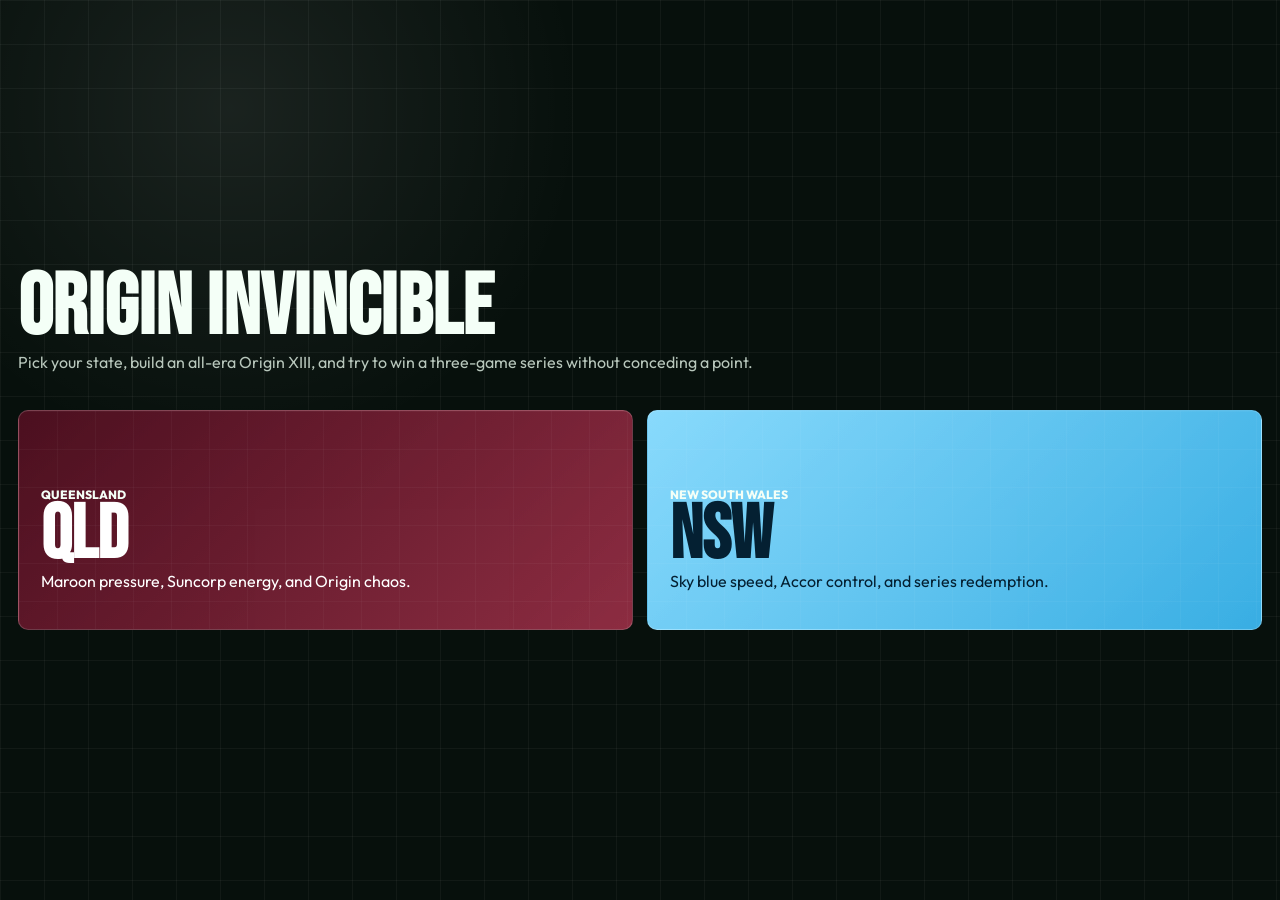
<file: index.html>
<!doctype html>
<html lang="en">
  <head>
    <meta charset="utf-8" />
    <meta name="viewport" content="width=device-width, initial-scale=1" />
    <title>Origin Invincible</title>
    <meta name="description" content="Origin Invincible is a fan-made State of Origin selection and series simulator." />
    <link rel="icon" type="image/svg+xml" href="favicon.svg" />
    <link rel="preconnect" href="https://fonts.googleapis.com" />
    <link rel="preconnect" href="https://fonts.gstatic.com" crossorigin />
    <link href="https://fonts.googleapis.com/css2?family=Bebas+Neue&family=Outfit:wght@400;600;700;800;900&display=swap" rel="stylesheet" />
    <link rel="stylesheet" href="styles.css" />
  </head>
  <body class="neutral">
    <main id="app" class="app-shell"></main>
    <script src="origin-data.js?v=20260619immortalstate"></script>
    <script src="app.js?v=20260619immortalstate"></script>
  </body>
</html>
</file>
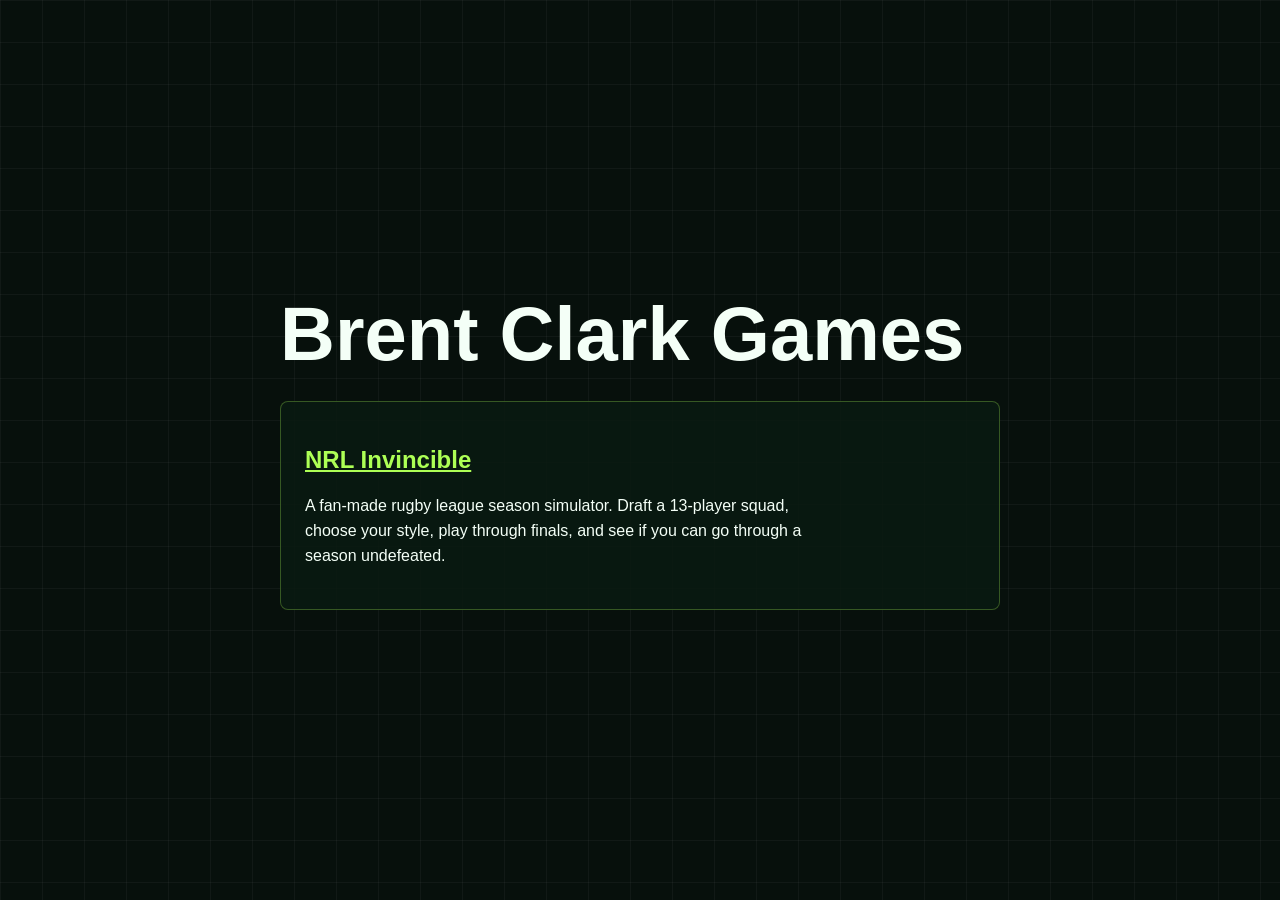
<file: public/index.html>
<!doctype html>
<html lang="en">
  <head>
    <meta charset="utf-8" />
    <meta name="viewport" content="width=device-width, initial-scale=1" />
    <title>Brent Clark Games</title>
    <meta name="description" content="Games by Brent Clark, including NRL Invincible, a fan-made rugby league season simulator." />
    <meta name="robots" content="index, follow" />
    <link rel="canonical" href="https://www.brent-clark.com/" />
    <style>
      :root {
        color-scheme: dark;
        font-family: Arial, sans-serif;
        background: #07100c;
        color: #f4fff7;
      }

      body {
        margin: 0;
        min-height: 100vh;
        display: grid;
        place-items: center;
        background:
          linear-gradient(rgba(255, 255, 255, 0.04) 1px, transparent 1px),
          linear-gradient(90deg, rgba(255, 255, 255, 0.04) 1px, transparent 1px),
          #07100c;
        background-size: 42px 42px;
      }

      main {
        width: min(720px, calc(100% - 32px));
      }

      h1 {
        margin: 0 0 24px;
        font-size: clamp(40px, 8vw, 76px);
      }

      section {
        border: 1px solid rgba(172, 255, 85, 0.28);
        border-radius: 8px;
        padding: 24px;
        background: rgba(10, 26, 18, 0.88);
      }

      a {
        color: #adff55;
        font-weight: 800;
      }

      p {
        max-width: 58ch;
        line-height: 1.55;
      }
    </style>
  </head>
  <body>
    <main>
      <h1>Brent Clark Games</h1>
      <section>
        <h2><a href="/nrlinvincible/">NRL Invincible</a></h2>
        <p>A fan-made rugby league season simulator. Draft a 13-player squad, choose your style, play through finals, and see if you can go through a season undefeated.</p>
      </section>
    </main>
  </body>
</html>
</file>
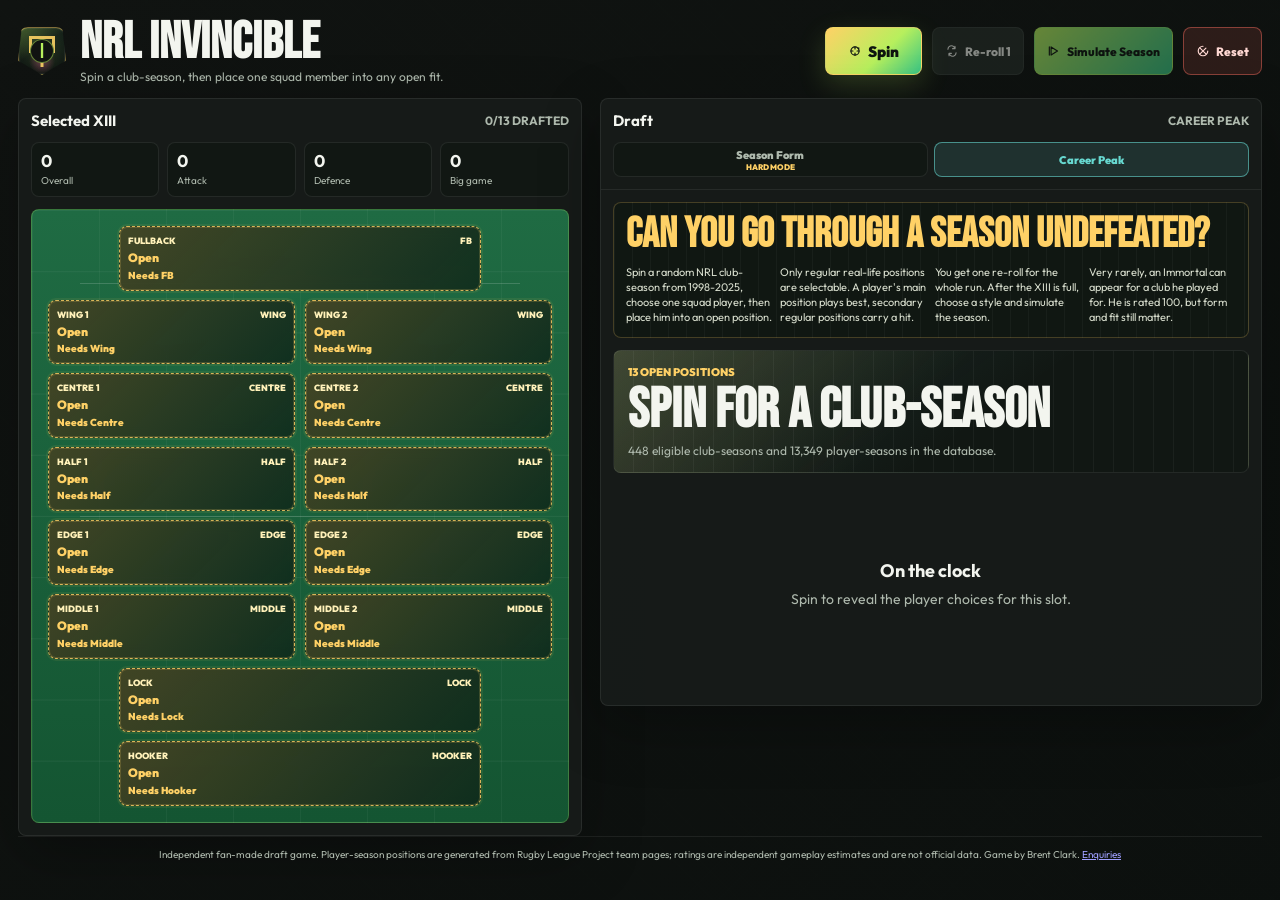
<file: public/nrlinvincible/index.html>
<!doctype html>
<html lang="en">
  <head>
    <meta charset="utf-8" />
    <meta name="viewport" content="width=device-width, initial-scale=1" />
    <title>NRL Invincible - Rugby League Season Simulator</title>
    <meta name="description" content="NRL Invincible is a fan-made rugby league game where you draft a 13-player squad, simulate a season, chase finals glory, and try to go undefeated." />
    <meta name="robots" content="index, follow" />
    <link rel="canonical" href="https://www.brent-clark.com/nrlinvincible/" />
    <meta property="og:site_name" content="Brent Clark Games" />
    <meta property="og:title" content="NRL Invincible" />
    <meta property="og:description" content="Draft your squad, simulate a season, and see if you can go undefeated." />
    <meta property="og:type" content="website" />
    <meta property="og:url" content="https://www.brent-clark.com/nrlinvincible/" />
    <meta property="og:image" content="https://www.brent-clark.com/nrlinvincible/social-preview.svg" />
    <meta name="twitter:card" content="summary_large_image" />
    <meta name="twitter:title" content="NRL Invincible" />
    <meta name="twitter:description" content="Draft your squad, simulate a season, and see if you can go undefeated." />
    <meta name="twitter:image" content="https://www.brent-clark.com/nrlinvincible/social-preview.svg" />
    <link rel="preconnect" href="https://fonts.googleapis.com" />
    <link rel="preconnect" href="https://fonts.gstatic.com" crossorigin />
    <link href="https://fonts.googleapis.com/css2?family=Bebas+Neue&family=Outfit:wght@400;600;700;800;900&display=swap" rel="stylesheet" />
    <link rel="icon" type="image/svg+xml" href="favicon.svg" />
    <link rel="stylesheet" href="styles.css?v=ratings-merge-3-20260616" />
    <script type="application/ld+json">
      {
        "@context": "https://schema.org",
        "@type": "VideoGame",
        "name": "NRL Invincible",
        "url": "https://www.brent-clark.com/nrlinvincible/",
        "description": "A fan-made rugby league season simulator where you draft a 13-player squad, simulate a season, chase finals glory, and try to go undefeated.",
        "applicationCategory": "Game",
        "operatingSystem": "Web browser",
        "genre": ["Sports game", "Simulation game"],
        "creator": {
          "@type": "Person",
          "name": "Brent Clark"
        }
      }
    </script>
  </head>
  <body>
    <main id="app" class="shell" aria-label="NRL Invincible game"></main>
    <noscript>
      <h1>NRL Invincible</h1>
      <p>NRL Invincible is a fan-made rugby league season simulator. Draft a 13-player squad, choose your style, play through finals, and see if you can go through a season undefeated.</p>
    </noscript>
    <script src="player-data.js?v=position-audit-20260613"></script>
    <script>
      window.addEventListener("error", (event) => {
        const scriptPath = event.target?.src ? new URL(event.target.src).pathname : "";
        if (scriptPath.endsWith("/player-position-audit.js")) {
          event.preventDefault();
          window.NRL_PLAYER_POSITION_AUDIT = null;
        }
      }, true);
    </script>
    <script src="player-position-audit.js?v=position-audit-20260613"></script>
    <script src="app.js?v=ratings-merge-3-20260616"></script>
  </body>
</html>
</file>
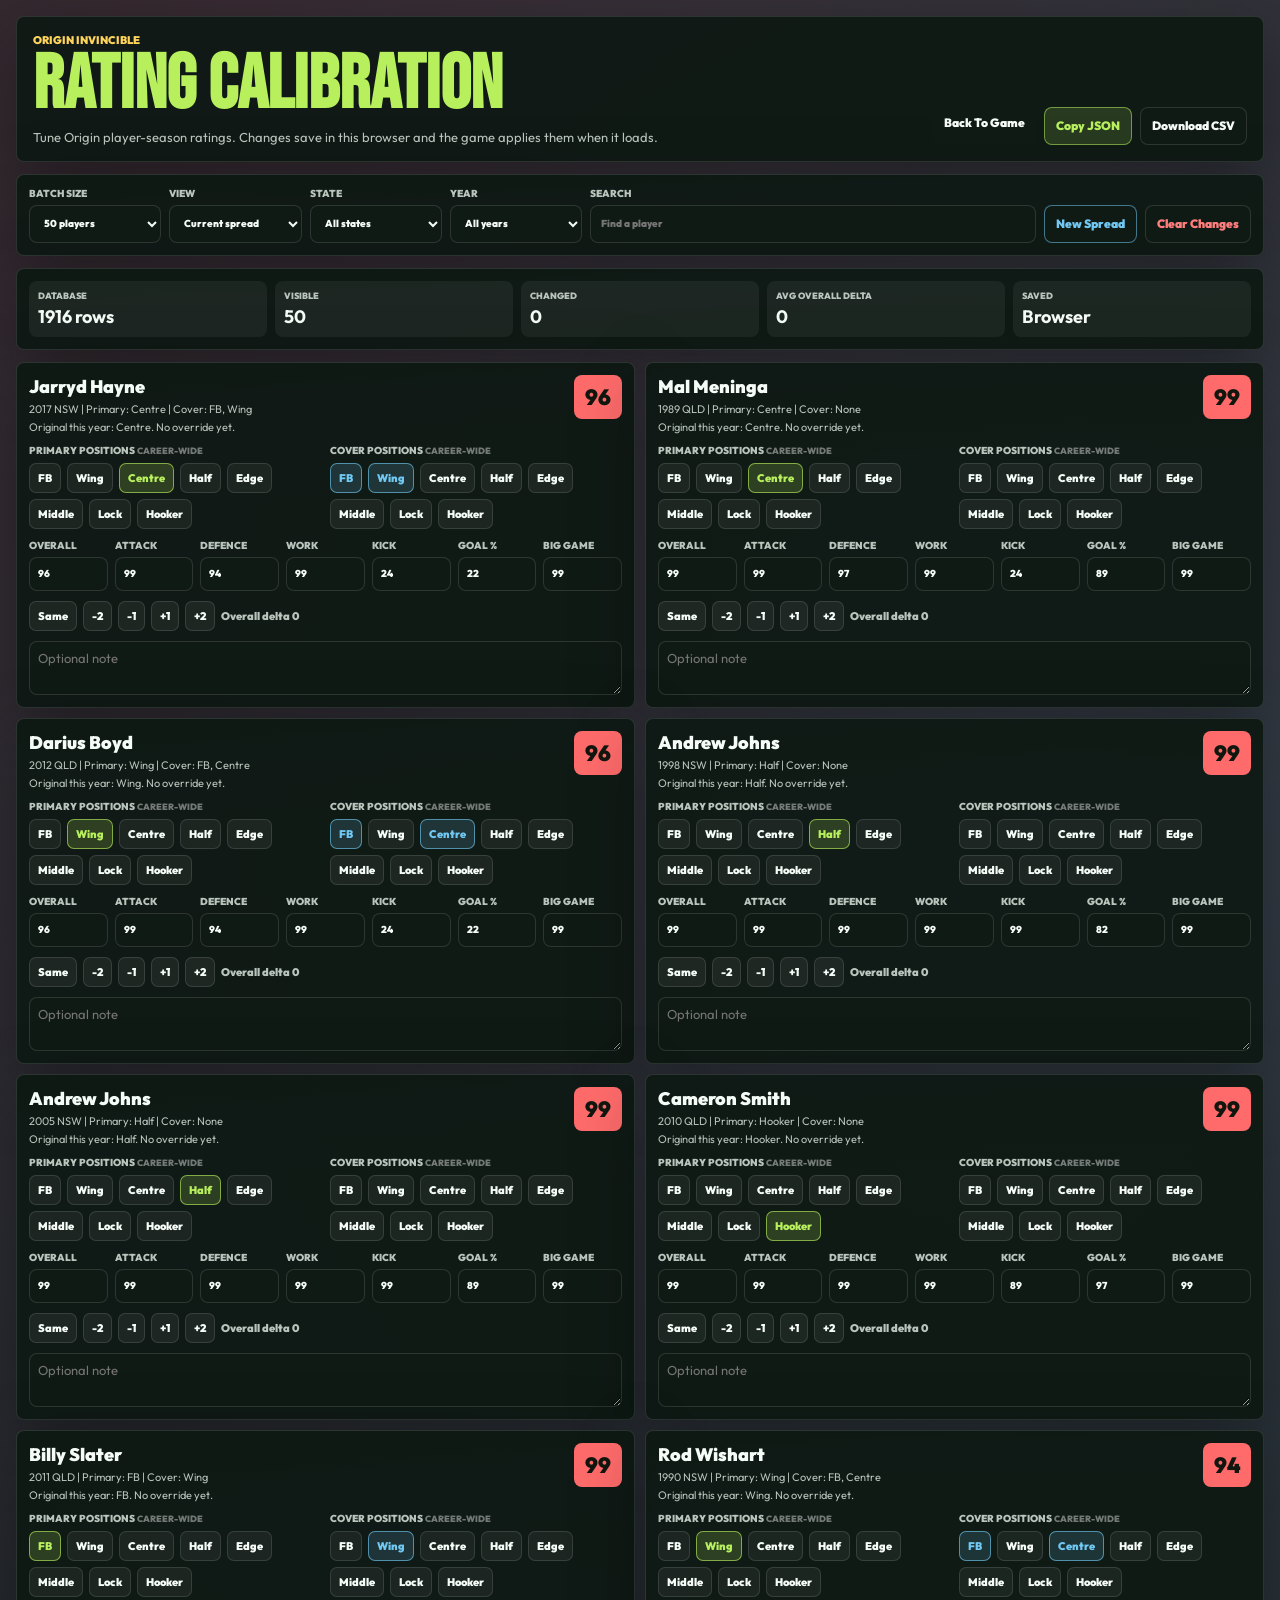
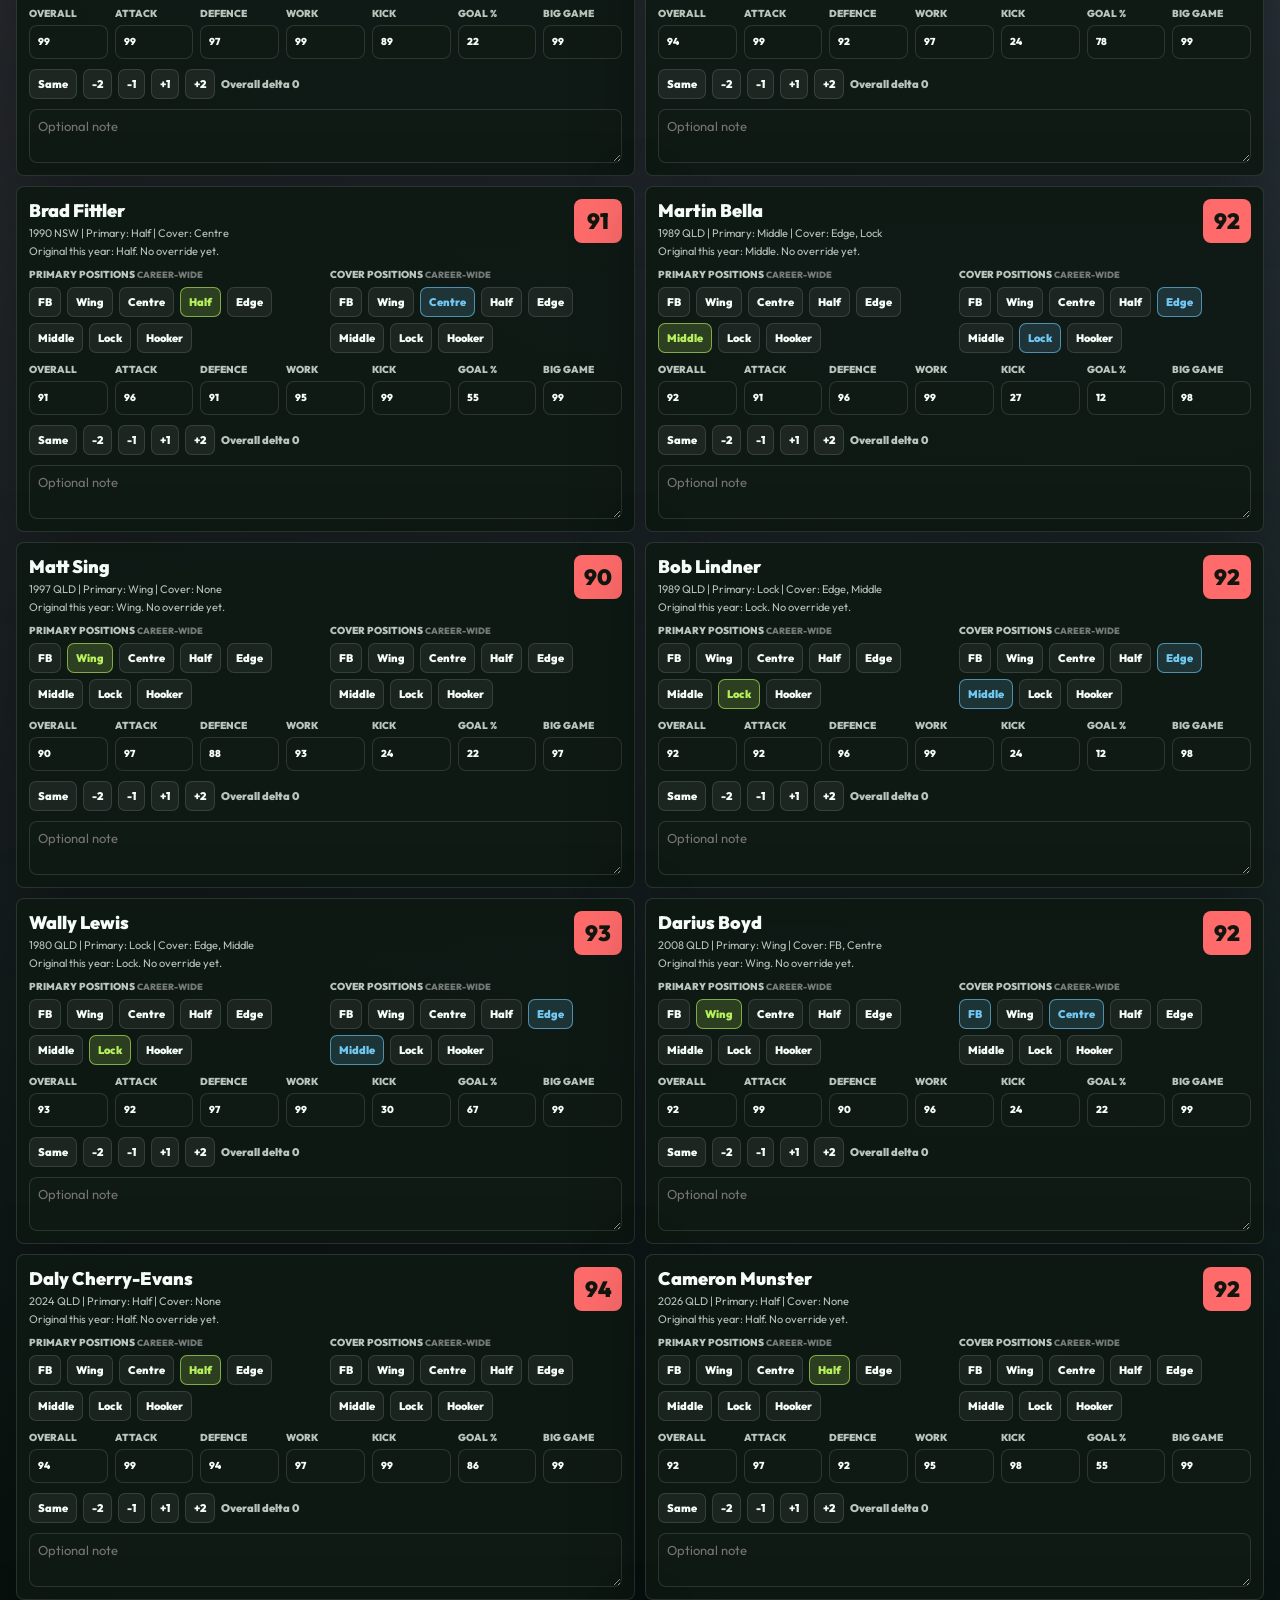
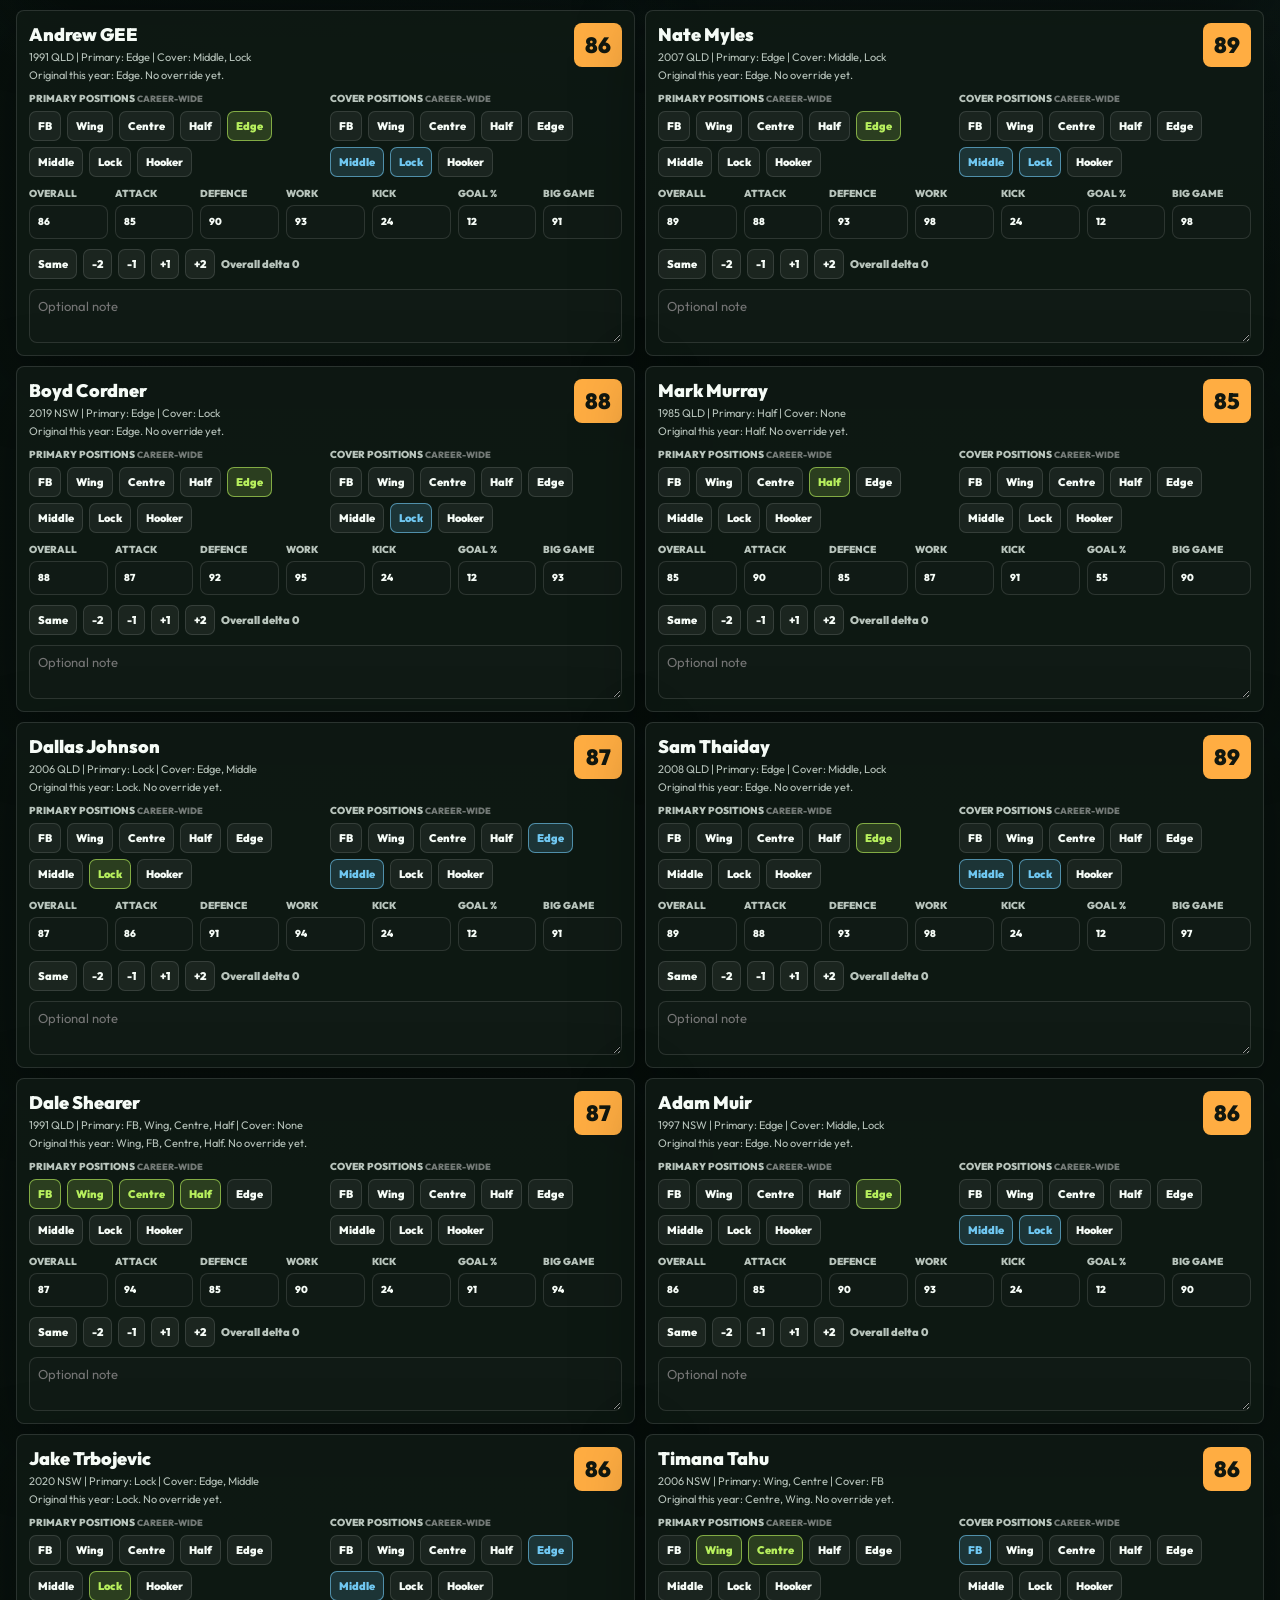
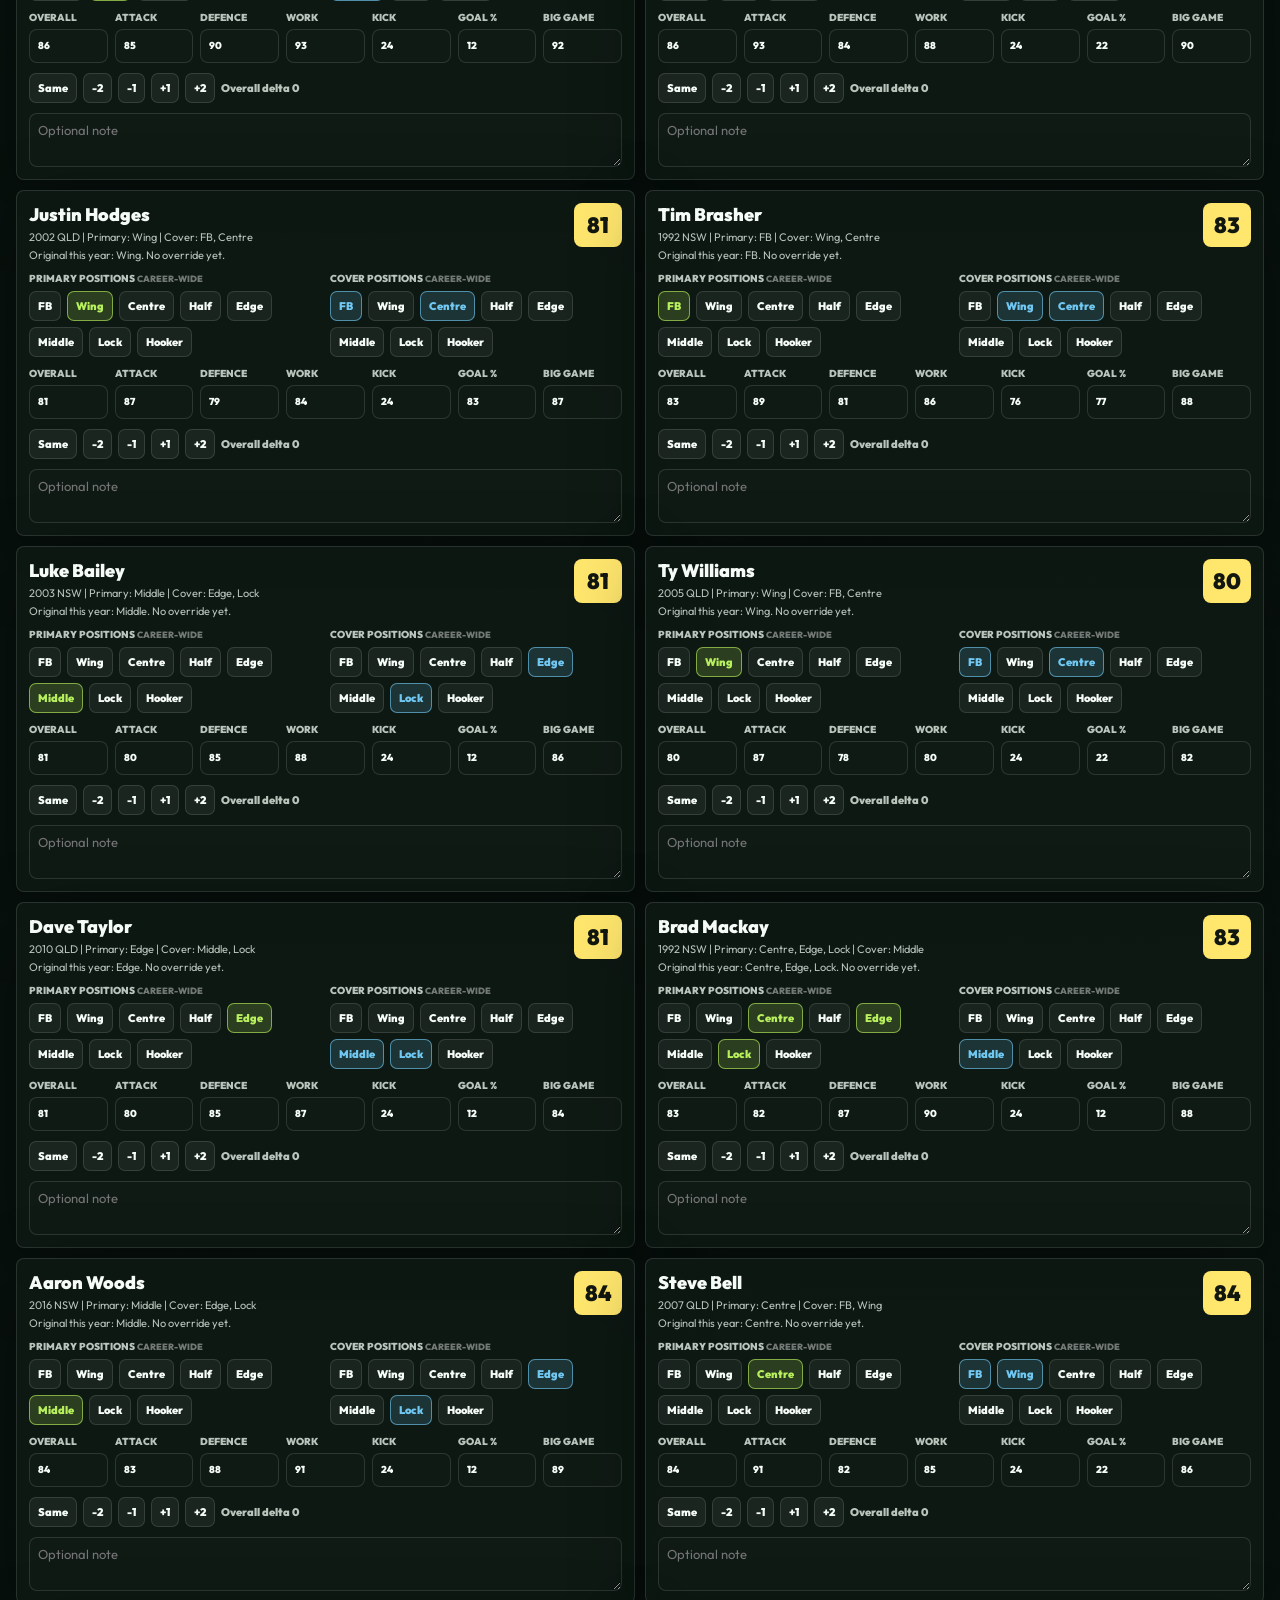
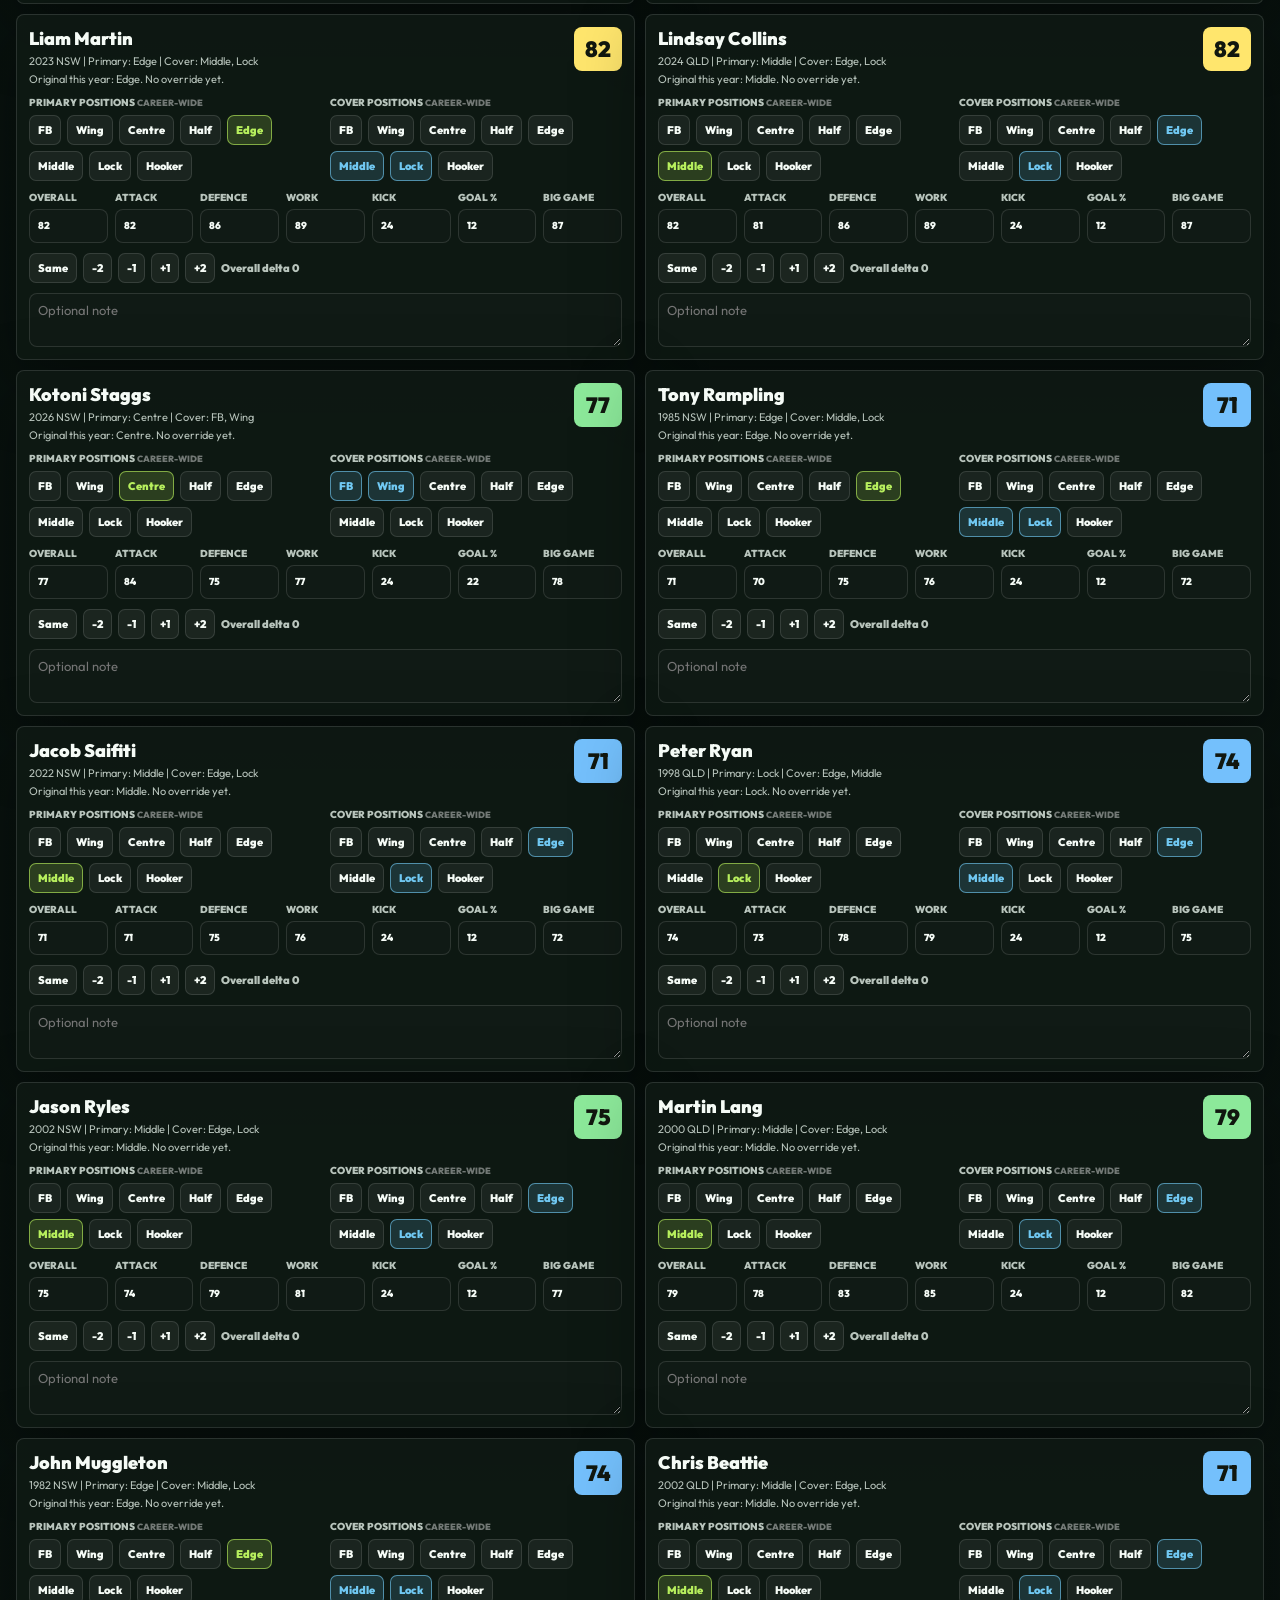
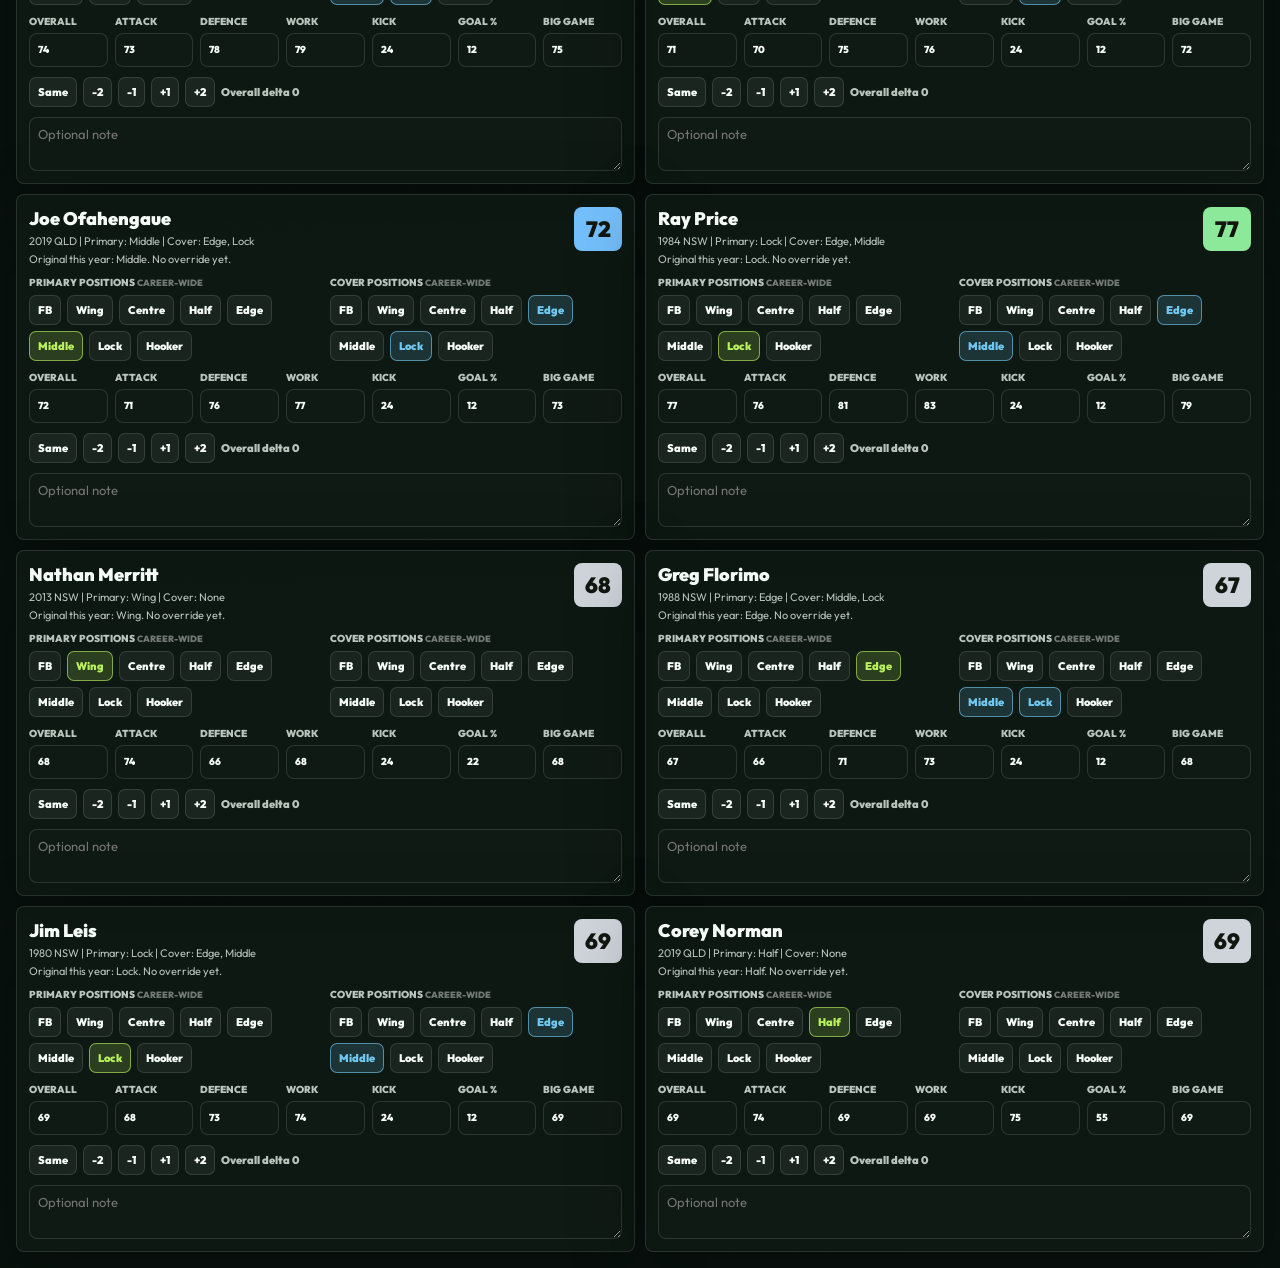
<file: rating-calibration.html>
<!doctype html>
<html lang="en">
  <head>
    <meta charset="utf-8" />
    <meta name="viewport" content="width=device-width, initial-scale=1" />
    <title>Origin Invincible Rating Calibration</title>
    <meta name="description" content="Tune Origin Invincible player ratings and export rating overrides." />
    <link rel="icon" type="image/svg+xml" href="favicon.svg" />
    <link rel="preconnect" href="https://fonts.googleapis.com" />
    <link rel="preconnect" href="https://fonts.gstatic.com" crossorigin />
    <link href="https://fonts.googleapis.com/css2?family=Bebas+Neue&family=Outfit:wght@400;600;700;800;900&display=swap" rel="stylesheet" />
    <link rel="stylesheet" href="rating-calibration.css" />
  </head>
  <body>
    <main class="calibration-shell">
      <header class="calibration-header">
        <div>
          <p class="eyebrow">Origin Invincible</p>
          <h1>Rating Calibration</h1>
          <p class="subtitle">Tune Origin player-season ratings. Changes save in this browser and the game applies them when it loads.</p>
        </div>
        <div class="header-actions">
          <a class="button" href="index.html">Back To Game</a>
          <button id="copyJson" class="button primary">Copy JSON</button>
          <button id="downloadCsv" class="button">Download CSV</button>
        </div>
      </header>

      <section class="controls-panel">
        <label>
          <span>Batch size</span>
          <select id="batchSize">
            <option value="30">30 players</option>
            <option value="50" selected>50 players</option>
            <option value="80">80 players</option>
          </select>
        </label>
        <label>
          <span>View</span>
          <select id="viewMode">
            <option value="batch" selected>Current spread</option>
            <option value="edited">Edited only</option>
            <option value="all">All player-seasons</option>
          </select>
        </label>
        <label>
          <span>State</span>
          <select id="stateFilter">
            <option value="all" selected>All states</option>
            <option value="QLD">QLD</option>
            <option value="NSW">NSW</option>
          </select>
        </label>
        <label>
          <span>Year</span>
          <select id="yearFilter">
            <option value="all" selected>All years</option>
          </select>
        </label>
        <label class="search-field">
          <span>Search</span>
          <input id="searchBox" type="search" placeholder="Find a player" autocomplete="off" />
        </label>
        <button id="newBatch" class="button accent">New Spread</button>
        <button id="clearOverrides" class="button danger">Clear Changes</button>
      </section>

      <section id="summary" class="summary-panel"></section>
      <section id="exportPanel" class="export-panel" hidden>
        <div class="export-header">
          <div>
            <h2 id="exportTitle">Export</h2>
            <p id="exportStatus">Export text is ready.</p>
          </div>
          <button id="selectExportText" class="button">Select Text</button>
        </div>
        <textarea id="exportText" readonly spellcheck="false"></textarea>
      </section>
      <section id="playerGrid" class="player-grid"></section>
    </main>

    <script src="origin-data.js?v=20260619immortalstate"></script>
    <script src="rating-calibration-tool.js?v=20260619immortalstate"></script>
  </body>
</html>
</file>
<file: styles.css>
:root {
  --bg: #07100c;
  --panel: rgba(10, 20, 16, 0.92);
  --panel-2: rgba(18, 30, 24, 0.92);
  --line: rgba(255, 255, 255, 0.12);
  --text: #f4fff7;
  --muted: #b8c7bc;
  --gold: #ffd45d;
  --danger: #ff6b6b;
  --success: #52d273;
  --qld: #7b2334;
  --qld-light: #d8a2ae;
  --nsw: #70c8f2;
  --nsw-dark: #164966;
  font-family: "Outfit", Arial, sans-serif;
  color: var(--text);
  background: var(--bg);
}

* {
  box-sizing: border-box;
}

body {
  margin: 0;
  min-height: 100vh;
  color: var(--text);
  background:
    linear-gradient(rgba(255,255,255,.045) 1px, transparent 1px),
    linear-gradient(90deg, rgba(255,255,255,.045) 1px, transparent 1px),
    radial-gradient(circle at 18% 12%, rgba(255,255,255,.08), transparent 22rem),
    #07100c;
  background-size: 44px 44px, 44px 44px, auto, auto;
}

body.qld {
  --accent: var(--qld);
  --accent-2: #f0c6cf;
  --accent-ink: #fff1f4;
}

body.nsw {
  --accent: var(--nsw);
  --accent-2: #d7f3ff;
  --accent-ink: #041a27;
}

body.neutral {
  --accent: var(--gold);
  --accent-2: #fff0b8;
  --accent-ink: #211800;
}

button,
select {
  font: inherit;
}

button {
  border: 0;
  cursor: pointer;
}

button:disabled {
  cursor: not-allowed;
  opacity: .46;
}

.app-shell {
  width: min(1440px, 100%);
  margin: 0 auto;
  padding: 18px;
}

.hero {
  display: grid;
  grid-template-columns: 1fr auto;
  gap: 18px;
  align-items: end;
  padding: 20px;
  border: 1px solid var(--line);
  border-radius: 10px;
  background: linear-gradient(120deg, rgba(255,255,255,.07), rgba(255,255,255,.02)), var(--panel);
}

.brand {
  display: flex;
  align-items: center;
  gap: 14px;
}

.mark {
  width: 52px;
  height: 52px;
  border-radius: 12px;
  flex: 0 0 auto;
  box-shadow: 0 10px 26px rgba(0,0,0,.24);
}

h1,
h2,
h3,
p {
  margin-top: 0;
}

h1 {
  margin-bottom: 4px;
  font-family: "Bebas Neue", sans-serif;
  font-size: clamp(48px, 7vw, 86px);
  letter-spacing: 0;
  line-height: .9;
}

.hero p,
.subtle {
  color: var(--muted);
}

.hero-meta {
  display: flex;
  flex-wrap: wrap;
  gap: 8px;
  justify-content: flex-end;
}

.pill {
  display: inline-flex;
  align-items: center;
  gap: 6px;
  padding: 7px 10px;
  border: 1px solid var(--line);
  border-radius: 999px;
  background: rgba(255,255,255,.06);
  color: var(--text);
  font-size: 12px;
  font-weight: 800;
  text-transform: uppercase;
}

.choice-screen {
  min-height: calc(100vh - 36px);
  display: grid;
  align-content: center;
  gap: 22px;
}

.state-grid {
  display: grid;
  grid-template-columns: repeat(2, minmax(0, 1fr));
  gap: 14px;
}

.state-card {
  min-height: 220px;
  padding: 22px;
  border-radius: 10px;
  color: white;
  text-align: left;
  border: 1px solid rgba(255,255,255,.18);
  display: grid;
  align-content: end;
  position: relative;
  overflow: hidden;
}

.state-card::before {
  content: "";
  position: absolute;
  inset: 0;
  background:
    linear-gradient(90deg, rgba(255,255,255,.08) 1px, transparent 1px),
    linear-gradient(rgba(255,255,255,.08) 1px, transparent 1px);
  background-size: 38px 38px;
  opacity: .42;
}

.state-card.qld-card {
  background: linear-gradient(135deg, #4c1020, #8d2d42);
}

.state-card.nsw-card {
  color: #042032;
  background: linear-gradient(135deg, #89dafc, #39aee3);
}

.state-card > * {
  position: relative;
}

.state-card .pill {
  justify-self: start;
  width: fit-content;
  padding: 0;
  border: 0;
  background: transparent;
}

.state-card strong {
  font-family: "Bebas Neue", sans-serif;
  font-size: clamp(46px, 8vw, 76px);
  line-height: .9;
}

.layout {
  display: grid;
  grid-template-columns: minmax(330px, 430px) minmax(0, 1fr);
  gap: 14px;
  margin-top: 14px;
  align-items: start;
}

.panel {
  border: 1px solid var(--line);
  border-radius: 10px;
  background: var(--panel);
  overflow: hidden;
}

.panel-header {
  display: flex;
  justify-content: space-between;
  align-items: center;
  gap: 10px;
  padding: 14px;
  border-bottom: 1px solid var(--line);
}

.panel-header h2,
.panel-header h3 {
  margin: 0;
  font-size: 18px;
}

.panel-body {
  padding: 14px;
}

.slot-list {
  display: grid;
  gap: 8px;
}

.slot {
  min-height: 58px;
  display: grid;
  grid-template-columns: 86px 1fr auto;
  gap: 10px;
  align-items: center;
  padding: 9px;
  border: 1px solid rgba(255,255,255,.1);
  border-radius: 8px;
  background: rgba(255,255,255,.04);
}

.slot.open {
  border-color: color-mix(in srgb, var(--accent), white 20%);
  background: color-mix(in srgb, var(--accent), transparent 84%);
}

.slot-label,
.mini-label {
  color: var(--accent-2);
  font-size: 11px;
  font-weight: 900;
  text-transform: uppercase;
}

.slot-name {
  font-weight: 900;
}

.slot-meta,
.mini {
  color: var(--muted);
  font-size: 12px;
}

.replace-button,
.slot-action,
.mini-change-button {
  padding: 7px 9px;
  border-radius: 7px;
  color: var(--accent-ink);
  background: var(--accent);
  font-size: 11px;
  font-weight: 900;
  text-transform: uppercase;
}

.mini-change-button {
  padding: 5px 8px;
}

.primary-button,
.secondary-button,
.ghost-button {
  min-height: 42px;
  padding: 10px 14px;
  border-radius: 8px;
  font-weight: 900;
}

.primary-button {
  color: var(--accent-ink);
  background: var(--accent);
}

.new-series-button {
  min-width: 176px;
  min-height: 48px;
  color: #241700;
  background: linear-gradient(135deg, #ffe58b, #ffb703);
  box-shadow: 0 10px 28px rgba(255, 183, 3, .22);
}

.spin-button {
  width: 100%;
  min-height: 58px;
  font-size: 22px;
  font-family: "Bebas Neue", sans-serif;
  letter-spacing: 0;
}

.draft-actions {
  display: flex;
  align-items: center;
  gap: 10px;
  margin: 10px 0 8px;
}

.secondary-button {
  color: var(--text);
  border: 1px solid var(--line);
  background: rgba(255,255,255,.08);
}

.ghost-button {
  color: var(--text);
  background: transparent;
  border: 1px solid var(--line);
}

.offer-head {
  display: flex;
  justify-content: space-between;
  gap: 12px;
  align-items: center;
  margin: 14px 0 10px;
}

.candidate-grid {
  display: grid;
  grid-template-columns: repeat(auto-fit, minmax(230px, 1fr));
  gap: 10px;
}

.candidate {
  padding: 10px;
  border: 1px solid rgba(255,255,255,.11);
  border-radius: 8px;
  background: rgba(255,255,255,.05);
}

.candidate.unavailable {
  opacity: .42;
}

.candidate-top {
  display: grid;
  grid-template-columns: 1fr auto;
  gap: 8px;
  align-items: start;
}

.candidate-name {
  font-weight: 900;
}

.candidate-role {
  margin-top: 2px;
  color: var(--muted);
  font-size: 12px;
}

.rating {
  min-width: 42px;
  height: 42px;
  display: grid;
  place-items: center;
  border-radius: 9px;
  color: #06130d;
  font-weight: 900;
  background: #cbd5d1;
}

.rating.immortal {
  color: #241800;
  background: linear-gradient(135deg, #ffe58b, #ff9f1c);
}

.rating.elite {
  color: #fff;
  background: #e84c4f;
}

.rating.strong {
  color: #1e1300;
  background: #ffb347;
}

.rating.good {
  color: #152009;
  background: #d7e96c;
}

.rating.solid {
  color: #02160b;
  background: #75d68d;
}

.position-tags,
.slot-buttons,
.stats-grid,
.strategy-grid,
.kicker-grid {
  display: flex;
  flex-wrap: wrap;
  gap: 6px;
}

.tag {
  padding: 4px 7px;
  border-radius: 999px;
  color: var(--muted);
  border: 1px solid var(--line);
  font-size: 11px;
  font-weight: 800;
  text-transform: uppercase;
}

.tag.immortal {
  color: #231700;
  background: var(--gold);
  border-color: var(--gold);
}

.tag.cover {
  color: var(--accent-2);
  border-color: color-mix(in srgb, var(--accent-2), transparent 55%);
  background: rgba(255, 255, 255, .035);
}

.slot-buttons {
  margin-top: 10px;
}

.slot-buttons button {
  padding: 7px 9px;
  border-radius: 7px;
  color: var(--accent-ink);
  background: var(--accent);
  font-size: 11px;
  font-weight: 900;
}

.strategy-grid,
.kicker-grid {
  display: grid;
  grid-template-columns: repeat(3, minmax(0, 1fr));
  gap: 10px;
}

.strategy-card,
.kicker-card {
  text-align: left;
  padding: 12px;
  border-radius: 8px;
  border: 1px solid var(--line);
  color: var(--text);
  background: rgba(255,255,255,.05);
}

.strategy-card.active,
.kicker-card.active {
  border-color: var(--accent);
  background: color-mix(in srgb, var(--accent), transparent 82%);
}

.strategy-card strong,
.kicker-card strong {
  display: block;
}

.game-card {
  display: grid;
  gap: 12px;
}

.scoreline {
  display: flex;
  align-items: center;
  justify-content: space-between;
  gap: 10px;
  padding: 14px;
  border-radius: 10px;
  background: rgba(255,255,255,.06);
}

.score-versus {
  align-self: center;
  color: var(--accent);
  font-family: "Bebas Neue", sans-serif;
  font-size: clamp(32px, 5vw, 54px);
  line-height: .9;
  text-transform: uppercase;
}

.score {
  font-family: "Bebas Neue", sans-serif;
  font-size: clamp(56px, 9vw, 92px);
  line-height: .9;
}

.opponent-score.conceded {
  color: var(--danger);
}

.event-feed {
  display: grid;
  gap: 8px;
  max-height: 480px;
  overflow: auto;
  padding-right: 4px;
}

.event {
  display: grid;
  grid-template-columns: 54px 1fr;
  gap: 10px;
  padding: 10px;
  border-radius: 8px;
  border: 1px solid rgba(255,255,255,.1);
  background: rgba(255,255,255,.04);
}

.event.try {
  border-color: color-mix(in srgb, var(--accent), white 12%);
}

.event.against {
  border-color: rgba(255, 107, 107, .6);
  background: rgba(255, 107, 107, .13);
}

.event.against .minute,
.event.against div:last-child {
  color: #ff8d8d;
}

.event.injury {
  border-color: rgba(255,107,107,.45);
  background: rgba(255,107,107,.1);
}

.event .minute {
  color: var(--accent-2);
  font-weight: 900;
}

.status-strip {
  display: grid;
  grid-template-columns: repeat(4, minmax(0, 1fr));
  gap: 8px;
  margin-top: 14px;
}

.metric {
  padding: 10px;
  border-radius: 8px;
  background: rgba(255,255,255,.06);
}

.metric strong {
  display: block;
  font-size: 20px;
}

.panel-section {
  padding: 12px;
  border: 1px solid var(--line);
  border-radius: 10px;
  background: rgba(255,255,255,.035);
}

table {
  width: 100%;
  border-collapse: collapse;
  font-size: 13px;
}

th,
td {
  padding: 8px;
  border-bottom: 1px solid rgba(255,255,255,.08);
  text-align: left;
}

th {
  color: var(--accent-2);
  font-size: 11px;
  text-transform: uppercase;
}

.two-col {
  display: grid;
  grid-template-columns: repeat(2, minmax(0, 1fr));
  gap: 14px;
}

.result-banner {
  padding: 16px;
  border-radius: 10px;
  color: var(--accent-ink);
  background: var(--accent);
}

.result-banner.perfect {
  color: #231700;
  background: linear-gradient(135deg, #ffe58b, #ffb703);
}

.series-summary {
  display: grid;
  grid-template-columns: repeat(3, minmax(0, 1fr));
  gap: 8px;
  padding: 10px;
  border-radius: 10px;
  border: 1px solid var(--line);
  background: rgba(255,255,255,.04);
}

.summary-score,
.summary-game {
  padding: 10px;
  border-radius: 8px;
  background: rgba(255,255,255,.06);
}

.summary-score span,
.summary-game span,
.summary-game em {
  display: block;
  color: var(--muted);
  font-size: 12px;
  font-style: normal;
}

.summary-score strong {
  display: block;
  font-family: "Bebas Neue", sans-serif;
  font-size: 40px;
  line-height: .95;
}

.against-total strong {
  color: var(--danger);
}

.summary-games {
  grid-column: 1 / -1;
  display: grid;
  grid-template-columns: repeat(3, minmax(0, 1fr));
  gap: 8px;
}

@media (max-width: 920px) {
  .app-shell {
    padding: 10px;
  }

  .hero {
    grid-template-columns: 1fr;
  }

  .hero-meta {
    justify-content: flex-start;
  }

  .layout,
  .state-grid,
  .two-col,
  .strategy-grid,
  .kicker-grid,
  .status-strip,
  .series-summary,
  .summary-games {
    grid-template-columns: 1fr;
  }

  .slot {
    grid-template-columns: 78px 1fr;
  }

  .slot .slot-action {
    grid-column: 2;
    justify-self: start;
  }
}
</file>
<file: public/nrlinvincible/styles.css>
:root {
  color-scheme: dark;
  --bg: #101311;
  --panel: #171c19;
  --panel-2: #1e2521;
  --line: #303a34;
  --text: #f3f5ef;
  --muted: #aeb9ad;
  --soft: #d8dece;
  --lime: #b7ef5d;
  --green: #37c484;
  --gold: #ffd166;
  --coral: #ff6f61;
  --aqua: #67d8d0;
  --rose: #f58aa7;
  --shadow: 0 20px 60px rgba(0, 0, 0, 0.28);
}

* {
  box-sizing: border-box;
}

html {
  min-height: 100%;
  font-size: 14px;
}

body {
  min-height: 100%;
  margin: 0;
  background:
    linear-gradient(135deg, rgba(16, 19, 17, 0.96), rgba(12, 16, 14, 0.96)),
    repeating-linear-gradient(45deg, rgba(183, 239, 93, 0.055) 0 1px, transparent 1px 18px),
    repeating-linear-gradient(135deg, rgba(103, 216, 208, 0.04) 0 1px, transparent 1px 26px),
    #101311;
  color: var(--text);
  font-family:
    Outfit, Inter, ui-sans-serif, system-ui, -apple-system, BlinkMacSystemFont, "Segoe UI",
    sans-serif;
  font-size: 14px;
}

button,
input,
select {
  font: inherit;
}

button {
  border: 0;
}

.shell {
  width: min(1440px, 100%);
  min-height: 100vh;
  margin: 0 auto;
  padding: 18px;
}

.app-frame {
  display: grid;
  grid-template-columns: minmax(340px, 0.92fr) minmax(420px, 1.08fr);
  gap: 18px;
  align-items: start;
}

.topbar {
  display: flex;
  align-items: center;
  justify-content: space-between;
  gap: 16px;
  margin-bottom: 14px;
}

.brand {
  display: flex;
  align-items: center;
  gap: 14px;
  min-width: 0;
}

.brand-mark {
  position: relative;
  display: grid;
  width: 48px;
  height: 48px;
  flex: 0 0 48px;
  place-items: center;
  overflow: hidden;
  border: 1px solid rgba(255, 209, 102, 0.48);
  border-radius: 10px 10px 16px 16px;
  background:
    radial-gradient(circle at 50% 72%, rgba(255, 92, 168, 0.35), transparent 32%),
    linear-gradient(145deg, rgba(183, 239, 93, 0.28), transparent 44%),
    linear-gradient(180deg, #18251c, #0f1512);
  color: var(--lime);
  box-shadow:
    inset 0 0 0 1px rgba(255, 255, 255, 0.06),
    0 10px 24px rgba(0, 0, 0, 0.28);
  clip-path: polygon(8% 0, 92% 0, 100% 70%, 50% 100%, 0 70%);
}

.mark-goal {
  position: absolute;
  top: 8px;
  width: 26px;
  height: 17px;
  border: 3px solid rgba(255, 209, 102, 0.9);
  border-bottom: 0;
}

.mark-goal::before {
  position: absolute;
  left: 50%;
  top: 0;
  width: 3px;
  height: 28px;
  background: rgba(255, 209, 102, 0.9);
  content: "";
  transform: translateX(-50%);
}

.mark-core {
  position: relative;
  z-index: 1;
  display: grid;
  width: 24px;
  height: 24px;
  place-items: center;
  border: 1px solid rgba(183, 239, 93, 0.52);
  border-radius: 50%;
  background: #101311;
  color: var(--lime);
  font-family: "Bebas Neue", Impact, sans-serif;
  font-size: 21px;
  line-height: 1;
  box-shadow: 0 0 18px rgba(183, 239, 93, 0.2);
}

h1,
h2,
h3,
p {
  margin: 0;
}

h1 {
  font-family: "Bebas Neue", Impact, sans-serif;
  font-size: clamp(34px, 4vw, 58px);
  line-height: 0.96;
  letter-spacing: 0;
}

.subtitle {
  margin-top: 2px;
  color: var(--muted);
  font-size: 12px;
}

.toolbar {
  display: flex;
  flex-wrap: wrap;
  justify-content: flex-end;
  gap: 10px;
}

.button {
  display: inline-flex;
  min-height: 36px;
  align-items: center;
  justify-content: center;
  gap: 6px;
  padding: 8px 12px;
  border: 1px solid rgba(255, 255, 255, 0.08);
  border-radius: 8px;
  background: #252d28;
  color: var(--text);
  cursor: pointer;
  font-weight: 800;
  font-size: 12px;
  transition:
    transform 160ms ease,
    border-color 160ms ease,
    background 160ms ease;
}

.button.spin-button {
  min-height: 48px;
  padding: 10px 22px;
  border-color: rgba(255, 209, 102, 0.72);
  background: linear-gradient(135deg, #ffd166, #b7ef5d 58%, #37c484);
  color: #0d140f;
  font-size: 15px;
  font-weight: 950;
  box-shadow: 0 10px 28px rgba(183, 239, 93, 0.18);
}

.button:hover {
  transform: translateY(-1px);
  border-color: rgba(183, 239, 93, 0.48);
  background: #2d372f;
}

.button:disabled {
  cursor: not-allowed;
  opacity: 0.52;
  transform: none;
}

.button.primary {
  border-color: rgba(183, 239, 93, 0.5);
  background: linear-gradient(135deg, #b7ef5d, #37c484);
  color: #0d140f;
}

.button.warning {
  border-color: rgba(255, 111, 97, 0.44);
  background: rgba(255, 111, 97, 0.13);
  color: #ffd8d3;
}

.button.small {
  min-height: 34px;
  padding: 7px 10px;
  font-size: 12px;
}

.icon,
.button-icon {
  display: inline-grid;
  width: 14px;
  height: 14px;
  place-items: center;
  line-height: 1;
}

.button-icon {
  flex: 0 0 14px;
  fill: none;
  stroke: currentColor;
  stroke-linecap: round;
  stroke-linejoin: round;
  stroke-width: 2;
}

.panel {
  scroll-margin-top: 112px;
  border: 1px solid rgba(255, 255, 255, 0.08);
  border-radius: 8px;
  background: rgba(23, 28, 25, 0.92);
  box-shadow: var(--shadow);
}

.draft-panel,
.results-panel {
  overflow: hidden;
}

.panel-header {
  display: flex;
  align-items: center;
  justify-content: space-between;
  gap: 12px;
  padding: 12px 12px 0;
}

.panel-title {
  font-size: 15px;
}

.mini {
  color: var(--muted);
  font-size: 12px;
  font-weight: 700;
  text-transform: uppercase;
}

.meter-row {
  display: grid;
  grid-template-columns: repeat(4, minmax(0, 1fr));
  gap: 8px;
  padding: 12px;
}

.metric {
  min-width: 0;
  padding: 9px;
  border: 1px solid rgba(255, 255, 255, 0.08);
  border-radius: 8px;
  background: #111713;
}

.metric b {
  display: block;
  overflow: hidden;
  color: var(--text);
  font-size: 17px;
  line-height: 1.05;
  text-overflow: ellipsis;
  white-space: nowrap;
}

.metric span {
  display: block;
  margin-top: 4px;
  color: var(--muted);
  font-size: 10px;
}

.pitch {
  position: relative;
  overflow: hidden;
  min-height: 610px;
  margin: 0 12px 12px;
  border: 1px solid rgba(183, 239, 93, 0.22);
  border-radius: 8px;
  background:
    linear-gradient(90deg, rgba(255, 255, 255, 0.04) 1px, transparent 1px) 0 0 / 12.5% 100%,
    linear-gradient(180deg, rgba(255, 255, 255, 0.05) 1px, transparent 1px) 0 0 / 100% 10%,
    linear-gradient(180deg, #1f6b43 0%, #145532 100%);
}

.pitch::before,
.pitch::after {
  position: absolute;
  z-index: 0;
  left: 9%;
  right: 9%;
  height: 1px;
  background: rgba(255, 255, 255, 0.16);
  content: "";
}

.pitch::before {
  top: 50%;
}

.pitch::after {
  top: 12%;
  box-shadow: 0 560px rgba(255, 255, 255, 0.16);
}

.slots {
  position: relative;
  z-index: 1;
  display: grid;
  grid-template-rows: repeat(8, minmax(52px, auto));
  gap: 9px;
  padding: 16px;
}

.slot-line {
  display: grid;
  gap: 10px;
}

.slot-line.fullback,
.slot-line.hooker {
  grid-template-columns: minmax(0, 0.72fr);
  justify-content: center;
}

.slot-line.wings,
.slot-line.centres,
.slot-line.halves,
.slot-line.edges {
  grid-template-columns: repeat(2, minmax(0, 1fr));
}

.slot-line.middles {
  grid-template-columns: repeat(2, minmax(0, 1fr));
}

.slot-line.lock {
  grid-template-columns: minmax(0, 0.72fr);
  justify-content: center;
}

.slot {
  min-width: 0;
  min-height: 62px;
  padding: 8px;
  border: 1px solid rgba(255, 255, 255, 0.14);
  border-radius: 8px;
  background: rgba(9, 16, 11, 0.74);
  backdrop-filter: blur(6px);
}

.slot.open {
  border-color: rgba(255, 209, 102, 0.82);
  border-style: dashed;
  background:
    linear-gradient(135deg, rgba(255, 209, 102, 0.22), rgba(55, 196, 132, 0.1)),
    rgba(9, 16, 11, 0.82);
  box-shadow:
    inset 0 0 0 1px rgba(255, 209, 102, 0.18),
    0 0 0 2px rgba(255, 209, 102, 0.08);
}

.slot.filled {
  border-color: rgba(183, 239, 93, 0.42);
  background: rgba(18, 30, 18, 0.88);
}

.slot-role {
  display: flex;
  align-items: center;
  justify-content: space-between;
  gap: 8px;
  color: var(--soft);
  font-size: 9px;
  font-weight: 900;
  text-transform: uppercase;
}

.slot-rating {
  display: inline-flex;
  min-width: 30px;
  justify-content: center;
  padding: 2px 5px;
  border-radius: 999px;
  background: var(--rating-bg, rgba(183, 239, 93, 0.16));
  color: var(--rating-color, var(--lime));
}

.slot-name {
  display: -webkit-box;
  overflow: hidden;
  margin-top: 6px;
  color: var(--text);
  font-size: 12px;
  font-weight: 900;
  line-height: 1.05;
  -webkit-box-orient: vertical;
  -webkit-line-clamp: 2;
}

.slot.open .slot-name {
  color: var(--gold);
}

.slot.open .slot-role {
  color: #fff1b9;
}

.slot.open .slot-meta {
  color: var(--gold);
  font-weight: 900;
}

.slot.goal-kicker-slot {
  border-color: rgba(255, 209, 102, 0.58);
  background:
    linear-gradient(135deg, rgba(255, 209, 102, 0.12), transparent 64%),
    rgba(13, 19, 15, 0.9);
}

.slot-meta {
  overflow: hidden;
  margin-top: 4px;
  color: var(--muted);
  font-size: 10px;
  text-overflow: ellipsis;
  white-space: nowrap;
}

.mode-bar {
  display: grid;
  grid-template-columns: repeat(2, minmax(0, 1fr));
  gap: 6px;
  padding: 12px;
  border-bottom: 1px solid rgba(255, 255, 255, 0.07);
}

.mode-button {
  display: grid;
  place-items: center;
  min-height: 34px;
  padding: 5px 8px;
  border: 1px solid rgba(255, 255, 255, 0.08);
  border-radius: 8px;
  background: #111713;
  color: var(--muted);
  cursor: pointer;
  font-weight: 900;
  font-size: 11px;
}

.mode-button small {
  margin-top: 1px;
  color: var(--gold);
  font-size: 8px;
  font-weight: 900;
  letter-spacing: 0;
  line-height: 1;
  text-transform: uppercase;
}

.mode-button.active small {
  color: #fff1b9;
}

.intro-panel {
  margin: 12px 12px 0;
  padding: 12px;
  border: 1px solid rgba(255, 209, 102, 0.22);
  border-radius: 8px;
  background:
    repeating-linear-gradient(90deg, rgba(255, 255, 255, 0.035) 0 1px, transparent 1px 18px),
    rgba(17, 23, 19, 0.92);
}

.intro-panel h2 {
  color: var(--gold);
  font-family: "Bebas Neue", Impact, sans-serif;
  font-size: clamp(28px, 4vw, 42px);
  line-height: 0.96;
}

.intro-grid {
  display: grid;
  grid-template-columns: repeat(4, minmax(0, 1fr));
  gap: 8px;
  margin-top: 10px;
}

.intro-grid p {
  color: var(--soft);
  font-size: 11px;
  line-height: 1.35;
}

.mode-button.active {
  border-color: rgba(103, 216, 208, 0.58);
  background: rgba(103, 216, 208, 0.12);
  color: var(--aqua);
}

.mode-button:disabled {
  cursor: not-allowed;
  opacity: 0.58;
}

.style-picker {
  display: grid;
  grid-template-columns: 0.8fr 1.2fr;
  gap: 10px;
  align-items: center;
  padding: 12px;
  border-bottom: 1px solid rgba(255, 255, 255, 0.07);
}

.style-picker h3 {
  font-size: 14px;
}

.style-picker p {
  margin-top: 4px;
  color: var(--muted);
  font-size: 10px;
}

.style-options {
  display: grid;
  grid-template-columns: repeat(3, minmax(0, 1fr));
  gap: 6px;
}

.style-button {
  min-width: 0;
  min-height: 52px;
  padding: 7px;
  border: 1px solid rgba(255, 255, 255, 0.08);
  border-radius: 8px;
  background: #111713;
  color: var(--muted);
  cursor: pointer;
  text-align: left;
}

.style-button b,
.style-button span {
  display: block;
  overflow: hidden;
  text-overflow: ellipsis;
}

.style-button b {
  color: var(--text);
  font-size: 11px;
}

.style-button span {
  margin-top: 4px;
  font-size: 9px;
  line-height: 1.15;
}

.style-button.active {
  border-color: rgba(255, 209, 102, 0.62);
  background: rgba(255, 209, 102, 0.12);
}

.style-badge {
  display: inline-flex;
  margin-left: 4px;
  color: var(--gold);
  font-size: 9px;
  font-weight: 950;
  text-transform: uppercase;
}

.goal-kicker-picker {
  display: grid;
  grid-template-columns: 0.72fr 1.28fr;
  gap: 10px;
  align-items: center;
  padding: 12px;
  border-bottom: 1px solid rgba(255, 255, 255, 0.07);
}

.goal-kicker-picker h3 {
  font-size: 14px;
}

.goal-kicker-picker p {
  margin-top: 4px;
  color: var(--muted);
  font-size: 10px;
}

.goal-kicker-options {
  display: grid;
  grid-template-columns: repeat(5, minmax(0, 1fr));
  gap: 6px;
}

.goal-kicker-button {
  display: grid;
  min-width: 0;
  min-height: 62px;
  gap: 5px;
  padding: 7px;
  border: 1px solid rgba(255, 255, 255, 0.08);
  border-radius: 8px;
  background: #111713;
  color: var(--muted);
  cursor: pointer;
  text-align: left;
}

.goal-kicker-button b,
.goal-kicker-button small {
  display: block;
  overflow: hidden;
  text-overflow: ellipsis;
  white-space: nowrap;
}

.goal-kicker-button b {
  color: var(--text);
  font-size: 10px;
}

.goal-kicker-button small {
  margin-top: 2px;
  color: var(--muted);
  font-size: 8px;
  font-weight: 900;
  text-transform: uppercase;
}

.goal-kicker-button.active {
  border-color: rgba(255, 209, 102, 0.62);
  background:
    linear-gradient(135deg, rgba(255, 209, 102, 0.14), transparent 66%),
    #141911;
}

.kicker-stats {
  display: flex;
  flex-wrap: wrap;
  gap: 4px;
}

.kicker-stat {
  display: inline-flex;
  min-width: 0;
  padding: 2px 4px;
  border: 1px solid var(--rating-border, rgba(255, 255, 255, 0.1));
  border-radius: 999px;
  background: var(--rating-bg, rgba(255, 255, 255, 0.05));
  color: var(--rating-color, var(--soft));
  font-size: 8px;
  font-weight: 950;
  line-height: 1.1;
  white-space: nowrap;
}

.prediction-panel {
  display: grid;
  grid-template-columns: 0.9fr 1.1fr;
  gap: 10px;
  align-items: center;
  margin: 0 12px 12px;
  padding: 12px;
  border: 1px solid rgba(103, 216, 208, 0.22);
  border-radius: 8px;
  background:
    linear-gradient(135deg, rgba(103, 216, 208, 0.12), transparent 58%),
    #111713;
}

.prediction-panel h3 {
  font-size: 18px;
  line-height: 1.05;
}

.prediction-panel p {
  margin-top: 5px;
  color: var(--muted);
  font-size: 11px;
}

.prediction-grid {
  display: grid;
  grid-template-columns: repeat(4, minmax(0, 1fr));
  gap: 6px;
}

.prediction-metric {
  min-width: 0;
  padding: 8px;
  border-radius: 8px;
  background: rgba(255, 255, 255, 0.045);
}

.prediction-metric span,
.prediction-metric b {
  display: block;
  overflow: hidden;
  text-overflow: ellipsis;
  white-space: nowrap;
}

.prediction-metric span {
  color: var(--muted);
  font-size: 9px;
  font-weight: 900;
  text-transform: uppercase;
}

.prediction-metric b {
  margin-top: 4px;
  color: var(--text);
  font-size: 11px;
  font-weight: 950;
}

.spin-stage {
  padding: 12px;
}

.wheel-card {
  position: relative;
  overflow: hidden;
  padding: 14px;
  border: 1px solid rgba(255, 255, 255, 0.08);
  border-radius: 8px;
  background:
    linear-gradient(135deg, rgba(255, 209, 102, 0.16), transparent 48%),
    linear-gradient(145deg, rgba(103, 216, 208, 0.12), transparent 58%),
    #111713;
}

.wheel-card::after {
  position: absolute;
  inset: 0;
  background: repeating-linear-gradient(90deg, transparent 0 19px, rgba(255, 255, 255, 0.045) 19px 20px);
  content: "";
  pointer-events: none;
}

.wheel-card > * {
  position: relative;
  z-index: 1;
}

.next-slot {
  color: var(--gold);
  font-size: 11px;
  font-weight: 900;
  text-transform: uppercase;
}

.wheel-title {
  margin-top: 6px;
  font-family: "Bebas Neue", Impact, sans-serif;
  font-size: clamp(30px, 5vw, 56px);
  line-height: 0.94;
  letter-spacing: 0;
}

.wheel-meta {
  margin-top: 6px;
  color: var(--muted);
  font-size: 12px;
}

.team-name {
  display: inline-flex;
  max-width: 100%;
  align-items: center;
  gap: 6px;
  vertical-align: middle;
}

.team-name.compact {
  gap: 4px;
}

.team-icon {
  display: inline-block;
  width: 18px;
  height: 18px;
  flex: 0 0 18px;
  border: 1px solid rgba(255, 255, 255, 0.2);
  border-radius: 50%;
  background: linear-gradient(135deg, var(--team-a) 0 50%, var(--team-b) 50% 100%);
  box-shadow:
    inset 0 0 0 1px rgba(0, 0, 0, 0.16),
    0 1px 6px rgba(0, 0, 0, 0.22);
}

.team-name.compact .team-icon {
  width: 13px;
  height: 13px;
  flex-basis: 13px;
}

.team-text {
  min-width: 0;
  overflow: hidden;
  text-overflow: ellipsis;
  white-space: nowrap;
}

.team-immortal-mini,
.inline-immortal,
.inline-goal-kicker {
  display: inline-flex;
  align-items: center;
  margin-left: 4px;
  color: #f6d8ff;
  font-size: 0.78em;
  font-weight: 950;
  text-transform: uppercase;
}

.team-immortal-mini {
  color: #ffd166;
  text-transform: none;
}

.inline-goal-kicker {
  color: var(--gold);
}

.candidate-grid {
  display: grid;
  grid-template-columns: repeat(auto-fit, minmax(168px, 1fr));
  gap: 7px;
  align-items: start;
  margin-top: 10px;
}

.player-card {
  display: flex;
  min-width: 0;
  min-height: 168px;
  flex-direction: column;
  justify-content: space-between;
  padding: 8px;
  border: 1px solid rgba(255, 255, 255, 0.08);
  border-radius: 8px;
  background: #151b18;
}

.player-card:hover {
  border-color: rgba(183, 239, 93, 0.34);
}

.player-card.unavailable {
  border-color: rgba(255, 255, 255, 0.05);
  background: #111512;
  opacity: 0.48;
}

.player-card.unavailable:hover {
  border-color: rgba(255, 255, 255, 0.08);
}

.player-card.immortal {
  border-color: rgba(221, 167, 255, 0.58);
  background:
    linear-gradient(135deg, rgba(221, 167, 255, 0.18), transparent 48%),
    linear-gradient(145deg, rgba(255, 209, 102, 0.14), transparent 62%),
    #17151d;
  box-shadow: inset 0 0 0 1px rgba(255, 255, 255, 0.04);
}

.player-card.immortal.unavailable {
  opacity: 0.58;
}

.player-top {
  display: flex;
  justify-content: space-between;
  gap: 6px;
}

.player-name {
  display: -webkit-box;
  overflow: hidden;
  font-size: 12px;
  font-weight: 950;
  line-height: 1.04;
  -webkit-box-orient: vertical;
  -webkit-line-clamp: 2;
}

.rating-badge {
  display: grid;
  width: 38px;
  height: 38px;
  flex: 0 0 38px;
  place-items: center;
  border: 1px solid var(--rating-border, rgba(183, 239, 93, 0.36));
  border-radius: 8px;
  background: var(--rating-bg, #0e1510);
  color: var(--rating-color, var(--lime));
  font-size: 16px;
  font-weight: 950;
}

.player-sub {
  margin-top: 5px;
  color: var(--muted);
  font-size: 9px;
}

.tags {
  display: flex;
  flex-wrap: wrap;
  gap: 4px;
  margin-top: 6px;
}

.tag {
  padding: 2px 4px;
  border: 1px solid rgba(255, 255, 255, 0.08);
  border-radius: 999px;
  background: rgba(255, 255, 255, 0.04);
  color: var(--soft);
  font-size: 8px;
  font-weight: 800;
}

.tag.alt {
  border-color: rgba(103, 216, 208, 0.25);
  color: var(--aqua);
}

.tag.immortal-tag {
  border-color: rgba(221, 167, 255, 0.42);
  background: rgba(221, 167, 255, 0.12);
  color: #f6d8ff;
}

.ratings {
  display: grid;
  gap: 4px;
  margin-top: 7px;
}

.rating-row {
  display: grid;
  grid-template-columns: 32px minmax(0, 1fr) 20px;
  align-items: center;
  gap: 6px;
  color: var(--muted);
  font-size: 8px;
  font-weight: 800;
}

.bar {
  overflow: hidden;
  height: 5px;
  border-radius: 999px;
  background: rgba(255, 255, 255, 0.08);
}

.bar span {
  display: block;
  height: 100%;
  border-radius: inherit;
  background: var(--rating-color, linear-gradient(90deg, var(--coral), var(--gold), var(--green)));
}

.rating-immortal {
  --rating-color: #f6d8ff;
  --rating-bg: linear-gradient(135deg, rgba(221, 167, 255, 0.24), rgba(255, 209, 102, 0.18));
  --rating-border: rgba(221, 167, 255, 0.64);
}

.rating-red {
  --rating-color: #ff4d5f;
  --rating-bg: rgba(255, 77, 95, 0.14);
  --rating-border: rgba(255, 77, 95, 0.45);
}

.rating-orange {
  --rating-color: #ff9d3d;
  --rating-bg: rgba(255, 157, 61, 0.14);
  --rating-border: rgba(255, 157, 61, 0.42);
}

.rating-yellow {
  --rating-color: #ffd166;
  --rating-bg: rgba(255, 209, 102, 0.14);
  --rating-border: rgba(255, 209, 102, 0.42);
}

.rating-green {
  --rating-color: #37c484;
  --rating-bg: rgba(55, 196, 132, 0.14);
  --rating-border: rgba(55, 196, 132, 0.42);
}

.rating-blue {
  --rating-color: #67d8d0;
  --rating-bg: rgba(103, 216, 208, 0.13);
  --rating-border: rgba(103, 216, 208, 0.38);
}

.rating-grey {
  --rating-color: #aeb9ad;
  --rating-bg: rgba(174, 185, 173, 0.11);
  --rating-border: rgba(174, 185, 173, 0.24);
}

.card-actions {
  display: grid;
  grid-template-columns: repeat(2, minmax(0, 1fr));
  gap: 4px;
  margin-top: 7px;
}

.card-actions .button {
  width: 100%;
  min-width: 0;
}

.position-pick {
  min-height: 28px;
  flex-direction: column;
  gap: 1px;
  align-items: flex-start;
  padding: 4px 5px;
  font-size: 9px;
  line-height: 1.05;
  text-align: left;
}

.position-pick span {
  color: rgba(13, 20, 15, 0.78);
  font-size: 7px;
  font-weight: 900;
  line-height: 1.1;
  text-transform: uppercase;
}

.position-pick.secondary {
  border-color: rgba(255, 209, 102, 0.48);
  background: linear-gradient(135deg, #ffd166, #37c484);
}

.position-pick.cover {
  border-color: rgba(255, 157, 61, 0.54);
  background: linear-gradient(135deg, #ff9d3d, #ffd166);
}

.empty-state {
  display: grid;
  min-height: 220px;
  place-items: center;
  padding: 18px;
  color: var(--muted);
  text-align: center;
}

.empty-state strong {
  display: block;
  margin-bottom: 8px;
  color: var(--text);
  font-size: 18px;
}

.result-hero {
  display: grid;
  grid-template-columns: 1.1fr 0.9fr;
  gap: 12px;
  padding: 12px;
}

.simulation-stage {
  display: grid;
  gap: 10px;
  padding: 12px;
}

.sim-game-card {
  min-height: 210px;
  padding: 18px;
  border: 1px solid rgba(255, 255, 255, 0.08);
  border-radius: 8px;
  background:
    linear-gradient(135deg, rgba(103, 216, 208, 0.08), transparent),
    #111713;
}

.sim-game-card.win {
  border-color: rgba(55, 196, 132, 0.42);
  background:
    linear-gradient(135deg, rgba(55, 196, 132, 0.18), transparent 58%),
    #111713;
}

.sim-game-card.loss {
  border-color: rgba(255, 111, 97, 0.42);
  background:
    linear-gradient(135deg, rgba(255, 111, 97, 0.16), transparent 58%),
    #111713;
}

.sim-game-card.gold {
  border-color: rgba(255, 209, 102, 0.72);
  background:
    linear-gradient(135deg, rgba(255, 209, 102, 0.24), transparent 58%),
    #111713;
}

.sim-game-card h2 {
  margin-top: 6px;
  font-size: clamp(44px, 9vw, 96px);
  line-height: 0.9;
}

.sim-opponent {
  margin-top: 8px;
  color: var(--muted);
  font-size: 16px;
  font-weight: 800;
}

.sim-result {
  margin-top: 9px;
  font-size: 20px;
  font-weight: 950;
}

.sim-scorers {
  margin-top: 10px;
  color: var(--muted);
  font-size: 13px;
  line-height: 1.4;
}

.speech-card h2 {
  font-size: clamp(36px, 7vw, 74px);
}

.speech-options {
  display: grid;
  grid-template-columns: repeat(3, minmax(0, 1fr));
  gap: 8px;
  margin-top: 14px;
}

.speech-button {
  min-height: 76px;
  flex-direction: column;
  align-items: flex-start;
  justify-content: center;
  gap: 4px;
  text-align: left;
}

.speech-button span,
.speech-button small {
  display: block;
  overflow: hidden;
  text-overflow: ellipsis;
}

.speech-button small {
  color: rgba(13, 20, 15, 0.78);
  font-size: 9px;
  font-weight: 900;
  line-height: 1.2;
  white-space: normal;
}

.sim-progress {
  overflow: hidden;
  height: 8px;
  border-radius: 999px;
  background: rgba(255, 255, 255, 0.08);
}

.sim-progress span {
  display: block;
  height: 100%;
  border-radius: inherit;
  background: linear-gradient(90deg, var(--aqua), var(--lime), var(--gold));
  transition: width 220ms ease;
}

.sim-list {
  max-height: 390px;
  overflow-y: auto;
}

.result-card {
  padding: 12px;
  border: 1px solid rgba(255, 255, 255, 0.08);
  border-radius: 8px;
  background: #111713;
}

.performance-card {
  grid-column: 1 / -1;
  border-color: rgba(103, 216, 208, 0.24);
}

.result-card h2 {
  font-size: clamp(24px, 5vw, 46px);
  line-height: 0.94;
}

.status-pill {
  display: inline-flex;
  margin-bottom: 10px;
  padding: 5px 9px;
  border-radius: 999px;
  background: rgba(255, 209, 102, 0.13);
  color: var(--gold);
  font-size: 12px;
  font-weight: 900;
  text-transform: uppercase;
}

.leaders {
  display: grid;
  grid-template-columns: repeat(2, minmax(0, 1fr));
  gap: 10px;
  margin-top: 12px;
}

.leader {
  min-width: 0;
  padding: 10px;
  border-radius: 8px;
  background: rgba(255, 255, 255, 0.04);
}

.leader span {
  display: block;
  color: var(--muted);
  font-size: 11px;
  font-weight: 800;
  text-transform: uppercase;
}

.leader b {
  display: block;
  overflow: hidden;
  margin-top: 4px;
  text-overflow: ellipsis;
  white-space: nowrap;
}

.tabs {
  display: flex;
  gap: 6px;
  padding: 0 12px 12px;
}

.tab {
  min-height: 32px;
  padding: 7px 10px;
  border: 1px solid rgba(255, 255, 255, 0.08);
  border-radius: 8px;
  background: #111713;
  color: var(--muted);
  cursor: pointer;
  font-size: 10px;
  font-weight: 900;
}

.tab.active {
  border-color: rgba(183, 239, 93, 0.4);
  color: var(--lime);
}

.table-wrap {
  overflow-x: auto;
  padding: 0 12px 12px;
}

.table-note {
  margin-bottom: 8px;
  color: var(--muted);
  font-size: 11px;
  font-weight: 800;
}

table {
  width: 100%;
  min-width: 720px;
  border-collapse: collapse;
  color: var(--soft);
}

table.compact-table {
  min-width: 560px;
}

.sim-result-cell {
  text-align: center;
}

th,
td {
  padding: 7px 7px;
  border-bottom: 1px solid rgba(255, 255, 255, 0.07);
  text-align: left;
  white-space: nowrap;
}

th {
  color: var(--muted);
  font-size: 10px;
  font-weight: 900;
  text-transform: uppercase;
}

td {
  font-size: 11px;
}

.win {
  color: var(--lime);
  font-weight: 900;
}

.loss {
  color: #ffb0a8;
  font-weight: 900;
}

.gold {
  color: var(--gold);
  font-weight: 950;
}

.scorer-cell {
  min-width: 220px;
  color: var(--muted);
  font-size: 10px;
  white-space: normal;
}

.notice {
  padding: 10px 12px;
  border-top: 1px solid rgba(255, 255, 255, 0.07);
  color: var(--muted);
  font-size: 10px;
  line-height: 1.5;
  text-align: center;
}

.toast {
  position: fixed;
  right: 22px;
  bottom: 22px;
  z-index: 5;
  max-width: min(380px, calc(100vw - 44px));
  padding: 12px 14px;
  border: 1px solid rgba(183, 239, 93, 0.35);
  border-radius: 8px;
  background: #111713;
  color: var(--text);
  box-shadow: var(--shadow);
  font-size: 13px;
  font-weight: 800;
}

@media (max-width: 1120px) {
  .app-frame {
    grid-template-columns: 1fr;
  }

  .pitch {
    min-height: 560px;
  }
}

@media (max-width: 760px) {
  .panel {
    scroll-margin-top: 158px;
  }

  .player-card {
    scroll-margin-top: 158px;
  }

  .shell {
    padding: 8px;
  }

  .topbar {
    position: sticky;
    z-index: 4;
    top: 0;
    align-items: flex-start;
    flex-direction: column;
    gap: 8px;
    margin: 0 0 10px;
    padding: 8px;
    border-bottom: 1px solid rgba(255, 255, 255, 0.08);
    background:
      linear-gradient(135deg, rgba(16, 19, 17, 0.97), rgba(12, 16, 14, 0.97)),
      repeating-linear-gradient(45deg, rgba(183, 239, 93, 0.055) 0 1px, transparent 1px 18px),
      #101311;
  }

  .brand {
    gap: 8px;
  }

  .brand-mark {
    width: 40px;
    height: 40px;
    flex-basis: 40px;
  }

  .mark-goal {
    top: 7px;
    width: 22px;
    height: 14px;
  }

  .mark-core {
    width: 21px;
    height: 21px;
    font-size: 18px;
  }

  h1 {
    font-size: 36px;
  }

  .subtitle {
    font-size: 11px;
  }

  .toolbar {
    display: grid;
    grid-template-columns: repeat(2, minmax(0, 1fr));
    width: 100%;
    justify-content: stretch;
    gap: 6px;
  }

  .button {
    min-height: 34px;
    padding: 7px 8px;
  }

  .spin-button {
    grid-column: 1 / -1;
    min-height: 52px;
  }

  .draft-panel {
    order: 1;
  }

  .results-panel {
    order: 1;
  }

  .squad-panel {
    order: 2;
  }

  .result-hero {
    grid-template-columns: 1fr;
  }

  .style-picker,
  .style-options,
  .goal-kicker-picker,
  .intro-grid,
  .prediction-panel,
  .prediction-grid {
    grid-template-columns: 1fr;
  }

  .goal-kicker-options {
    grid-template-columns: repeat(2, minmax(0, 1fr));
  }

  .meter-row {
    grid-template-columns: repeat(4, minmax(0, 1fr));
    gap: 5px;
  }

  .pitch {
    min-height: 0;
    margin: 0 8px 8px;
  }

  .slots {
    display: grid;
    grid-template-columns: repeat(2, minmax(0, 1fr));
    gap: 6px;
    padding: 8px;
  }

  .slot-line.fullback,
  .slot-line.hooker,
  .slot-line.lock,
  .slot-line.wings,
  .slot-line.centres,
  .slot-line.halves,
  .slot-line.edges,
  .slot-line.middles {
    display: contents;
  }

  .slot {
    min-height: 54px;
    padding: 7px;
  }

  .player-card {
    min-height: 0;
  }

  .leaders {
    grid-template-columns: 1fr;
  }

  .speech-options {
    grid-template-columns: 1fr;
  }

  .speech-button {
    min-height: 64px;
  }

  .sim-list {
    padding-right: 8px;
    padding-left: 8px;
  }

  table.sim-table {
    min-width: 0;
    table-layout: fixed;
  }

  .sim-table th,
  .sim-table td {
    padding: 6px 4px;
    font-size: 10px;
  }

  .sim-game-cell {
    width: 34px;
  }

  .sim-stage-cell {
    width: 42px;
    font-weight: 900;
  }

  .sim-score-cell {
    width: 56px;
    font-weight: 900;
  }

  .sim-result-cell {
    width: 34px;
    font-size: 12px;
  }

  .sim-opponent-cell {
    overflow: hidden;
    min-width: 0;
  }

  .sim-opponent-cell .team-name {
    max-width: 100%;
  }

  .sim-opponent-cell .team-label {
    overflow: hidden;
    text-overflow: ellipsis;
  }

  .tabs {
    overflow-x: auto;
  }
}
</file>
<file: rating-calibration.css>
:root {
  color-scheme: dark;
  --bg: #07100c;
  --panel: rgba(14, 25, 20, .94);
  --panel-2: rgba(255, 255, 255, .055);
  --line: rgba(255, 255, 255, .12);
  --text: #f5fbf6;
  --muted: #b8c4bc;
  --qld: #7b2334;
  --nsw: #70c8f2;
  --gold: #ffd45d;
  --lime: #b7ef5d;
  --danger: #ff7d7d;
  --shadow: 0 22px 70px rgba(0, 0, 0, .34);
}

* {
  box-sizing: border-box;
}

body {
  min-height: 100vh;
  margin: 0;
  background:
    radial-gradient(circle at 18% 0%, rgba(123, 35, 52, .32), transparent 34%),
    radial-gradient(circle at 84% 8%, rgba(112, 200, 242, .28), transparent 32%),
    linear-gradient(135deg, rgba(7, 16, 12, .98), rgba(9, 18, 15, .96)),
    repeating-linear-gradient(45deg, rgba(255, 255, 255, .035) 0 1px, transparent 1px 22px),
    #07100c;
  color: var(--text);
  font-family: Outfit, Inter, ui-sans-serif, system-ui, -apple-system, BlinkMacSystemFont, "Segoe UI", sans-serif;
  font-size: 13px;
}

button,
input,
select,
textarea {
  font: inherit;
}

button,
a.button {
  border: 0;
  text-decoration: none;
}

.calibration-shell {
  width: min(1460px, 100%);
  margin: 0 auto;
  padding: 16px;
}

.calibration-header,
.controls-panel,
.summary-panel,
.rating-card,
.export-panel {
  border: 1px solid var(--line);
  border-radius: 8px;
  background: var(--panel);
  box-shadow: var(--shadow);
}

.calibration-header {
  display: flex;
  align-items: flex-end;
  justify-content: space-between;
  gap: 16px;
  padding: 16px;
}

.eyebrow {
  margin: 0;
  color: var(--gold);
  font-size: 11px;
  font-weight: 950;
  text-transform: uppercase;
}

h1 {
  margin: 4px 0 0;
  color: var(--lime);
  font-family: "Bebas Neue", Impact, sans-serif;
  font-size: clamp(44px, 7vw, 76px);
  line-height: .92;
  letter-spacing: 0;
}

.subtitle {
  max-width: 780px;
  margin: 8px 0 0;
  color: var(--muted);
}

.header-actions,
.controls-panel {
  display: flex;
  flex-wrap: wrap;
  gap: 8px;
}

.button {
  min-height: 38px;
  padding: 8px 11px;
  border: 1px solid var(--line);
  border-radius: 8px;
  background: #101a15;
  color: var(--text);
  cursor: pointer;
  font-size: 12px;
  font-weight: 900;
}

.button:hover {
  border-color: rgba(183, 239, 93, .46);
}

.button.primary {
  border-color: rgba(183, 239, 93, .54);
  background: rgba(183, 239, 93, .15);
  color: var(--lime);
}

.button.accent {
  border-color: rgba(112, 200, 242, .54);
  color: var(--nsw);
}

.button.danger {
  color: var(--danger);
}

.controls-panel {
  align-items: end;
  margin-top: 12px;
  padding: 12px;
}

label {
  display: grid;
  min-width: 132px;
  gap: 5px;
  color: var(--muted);
  font-size: 10px;
  font-weight: 950;
  text-transform: uppercase;
}

.search-field {
  min-width: min(320px, 100%);
  flex: 1;
}

select,
input,
textarea {
  min-height: 38px;
  border: 1px solid var(--line);
  border-radius: 8px;
  background: #101a15;
  color: var(--text);
}

select,
input {
  padding: 8px 10px;
}

textarea {
  width: 100%;
  min-height: 54px;
  padding: 8px;
  resize: vertical;
}

.summary-panel {
  display: grid;
  grid-template-columns: repeat(5, minmax(0, 1fr));
  gap: 8px;
  margin-top: 12px;
  padding: 12px;
}

.summary-metric {
  min-width: 0;
  padding: 9px;
  border-radius: 8px;
  background: var(--panel-2);
}

.summary-metric span {
  display: block;
  color: var(--muted);
  font-size: 9px;
  font-weight: 950;
  text-transform: uppercase;
}

.summary-metric b {
  display: block;
  margin-top: 4px;
  overflow: hidden;
  color: var(--text);
  font-size: 18px;
  text-overflow: ellipsis;
  white-space: nowrap;
}

.export-panel {
  margin-top: 12px;
  padding: 12px;
  background:
    linear-gradient(135deg, rgba(255, 212, 93, .1), transparent 58%),
    var(--panel);
}

.export-panel[hidden] {
  display: none;
}

.export-header {
  display: flex;
  align-items: center;
  justify-content: space-between;
  gap: 12px;
  margin-bottom: 10px;
}

.export-header h2 {
  margin: 0;
  color: var(--gold);
  font-size: 18px;
}

.export-header p {
  margin: 4px 0 0;
  color: var(--muted);
  font-size: 11px;
}

#exportText {
  min-height: 230px;
  font-family: ui-monospace, SFMono-Regular, Consolas, "Liberation Mono", monospace;
  font-size: 11px;
  line-height: 1.45;
  white-space: pre;
}

.player-grid {
  display: grid;
  grid-template-columns: repeat(2, minmax(0, 1fr));
  gap: 10px;
  margin-top: 12px;
}

.rating-card {
  display: grid;
  gap: 10px;
  padding: 12px;
}

.rating-card.edited {
  border-color: rgba(255, 212, 93, .5);
  background:
    linear-gradient(135deg, rgba(255, 212, 93, .08), transparent 50%),
    var(--panel);
}

.card-top {
  display: grid;
  grid-template-columns: 1fr auto;
  gap: 12px;
  align-items: start;
}

.player-name {
  font-size: 18px;
  font-weight: 950;
}

.player-meta,
.player-detail {
  margin-top: 4px;
  color: var(--muted);
  font-size: 11px;
}

.badge {
  min-width: 48px;
  padding: 8px;
  border-radius: 8px;
  color: #11170f;
  background: var(--lime);
  text-align: center;
  font-size: 22px;
  font-weight: 950;
}

.badge.r90 { background: #ff6b6b; }
.badge.r85 { background: #ffad42; }
.badge.r80 { background: #ffe66d; }
.badge.r75 { background: #8ce99a; }
.badge.r70 { background: #74c0fc; }
.badge.rLow { background: #ced4da; }

.rating-fields {
  display: grid;
  grid-template-columns: repeat(7, minmax(74px, 1fr));
  gap: 7px;
}

.rating-fields label {
  min-width: 0;
}

.rating-fields input {
  width: 100%;
  min-height: 34px;
  padding: 6px 8px;
  font-weight: 900;
}

.position-editor {
  display: grid;
  grid-template-columns: repeat(2, minmax(0, 1fr));
  gap: 8px;
}

.position-group {
  display: grid;
  gap: 6px;
}

.position-title {
  color: var(--muted);
  font-size: 10px;
  font-weight: 950;
  text-transform: uppercase;
}

.position-title span {
  color: rgba(255, 255, 255, .42);
  font-size: 9px;
}

.position-options {
  display: flex;
  flex-wrap: wrap;
  gap: 6px;
}

.position-options button {
  min-height: 30px;
  padding: 5px 8px;
  border: 1px solid var(--line);
  border-radius: 7px;
  background: rgba(255, 255, 255, .055);
  color: var(--text);
  cursor: pointer;
  font-size: 11px;
  font-weight: 900;
}

.position-options button.active {
  border-color: rgba(183, 239, 93, .62);
  background: rgba(183, 239, 93, .18);
  color: var(--lime);
}

.position-options button.active.cover {
  border-color: rgba(112, 200, 242, .62);
  background: rgba(112, 200, 242, .16);
  color: var(--nsw);
}

.quick-row {
  display: flex;
  flex-wrap: wrap;
  gap: 6px;
  align-items: center;
}

.quick-row button {
  min-height: 30px;
  padding: 5px 8px;
  border: 1px solid var(--line);
  border-radius: 7px;
  background: rgba(255, 255, 255, .06);
  color: var(--text);
  cursor: pointer;
  font-size: 11px;
  font-weight: 900;
}

.quick-row button:hover {
  border-color: rgba(112, 200, 242, .55);
}

.delta {
  color: var(--muted);
  font-size: 11px;
  font-weight: 900;
}

.delta.positive { color: var(--lime); }
.delta.negative { color: var(--danger); }

.empty {
  grid-column: 1 / -1;
  padding: 24px;
  border: 1px dashed var(--line);
  border-radius: 8px;
  color: var(--muted);
  text-align: center;
}

@media (max-width: 960px) {
  .calibration-header {
    align-items: stretch;
    flex-direction: column;
  }

  .summary-panel,
  .player-grid {
    grid-template-columns: 1fr;
  }

  .rating-fields {
    grid-template-columns: repeat(2, minmax(0, 1fr));
  }

  .position-editor {
    grid-template-columns: 1fr;
  }
}
</file>
